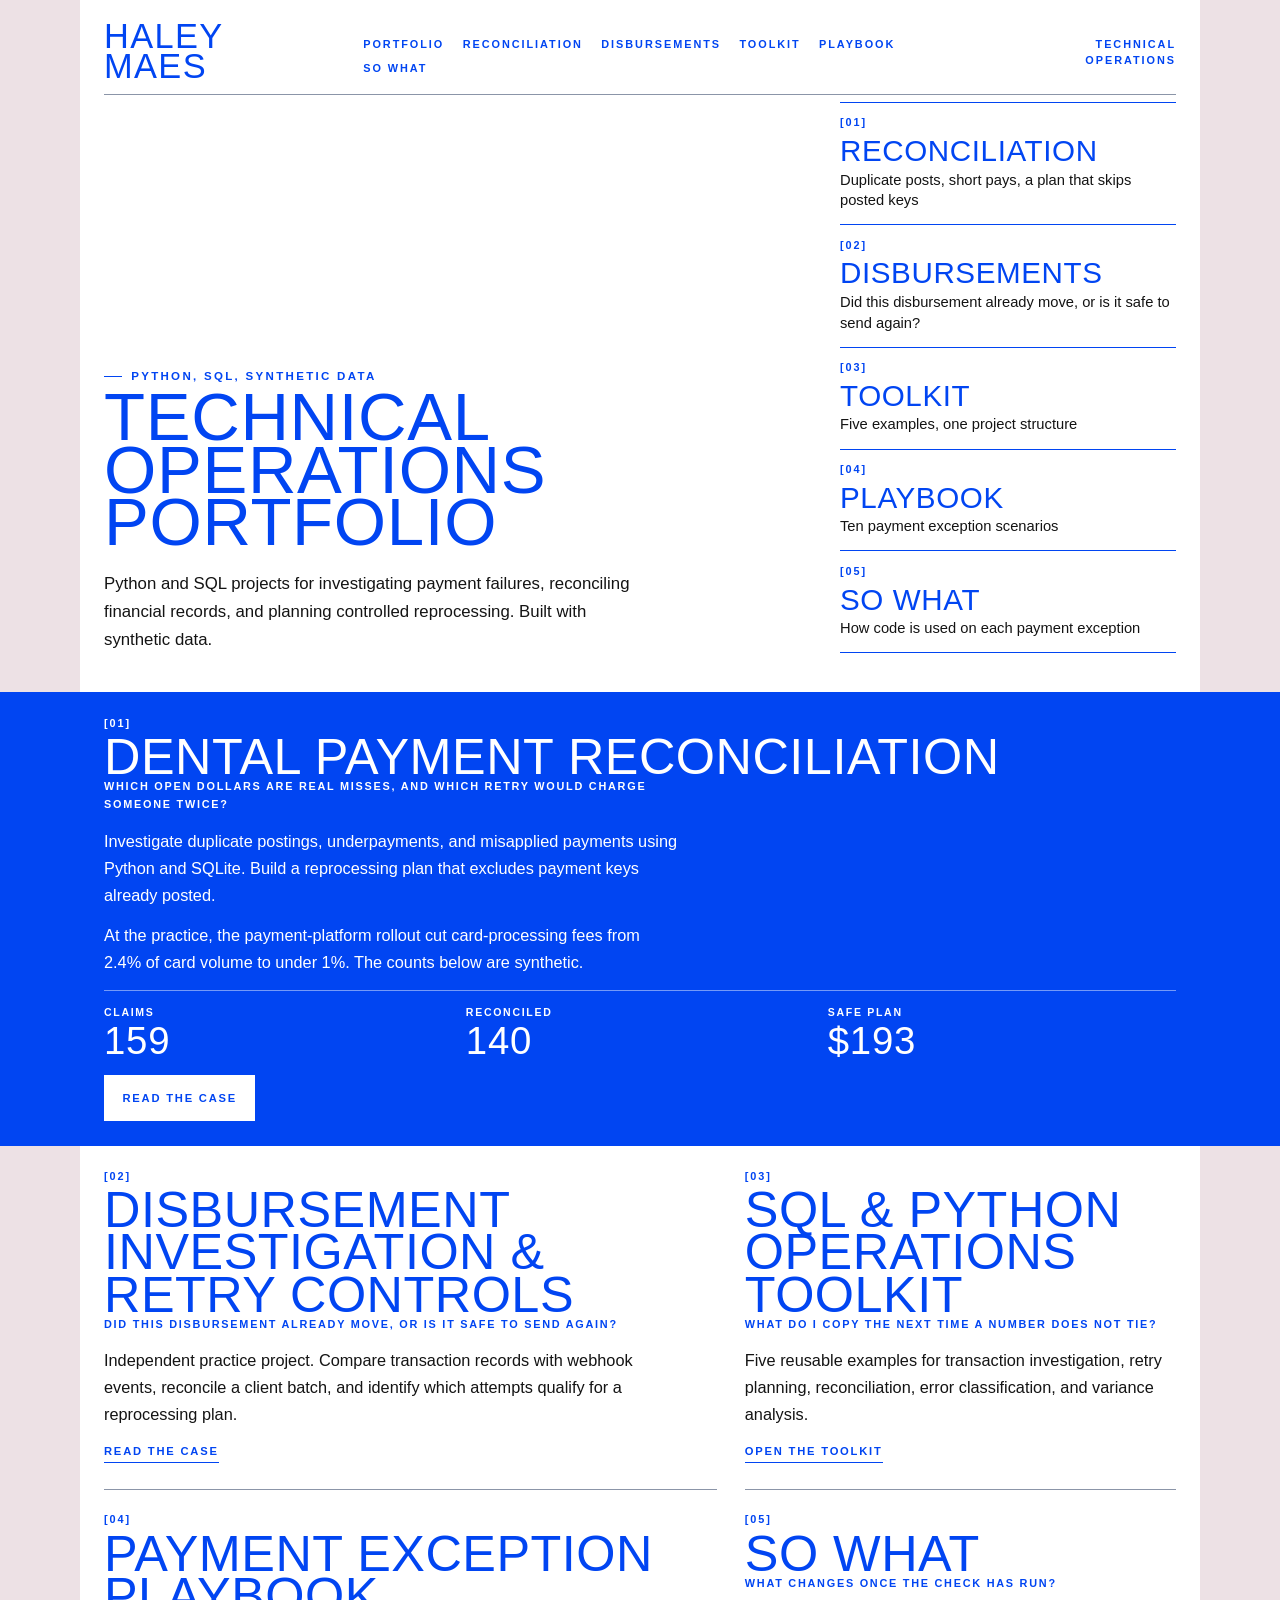
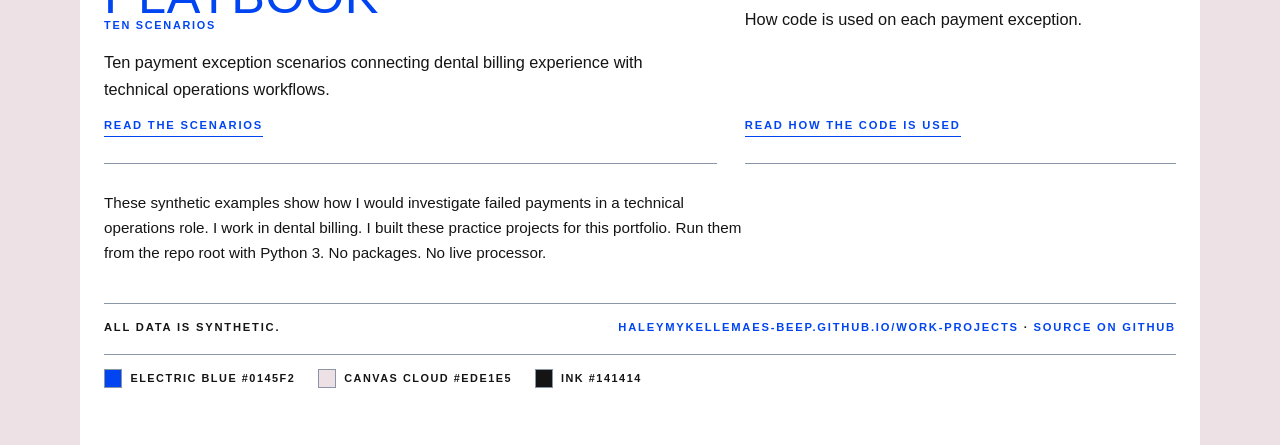
<file: index.html>
<!DOCTYPE html>
<html lang="en">
<head>
  <meta charset="utf-8">
  <meta name="viewport" content="width=device-width, initial-scale=1">
  <title>Technical Operations Portfolio — Haley Maes</title>
  <meta name="description" content="Python and SQL projects for investigating payment failures, reconciling financial records, and planning controlled reprocessing. Built with synthetic data.">
  <link rel="stylesheet" href="styles.css?v=4">
</head>
<body>
  <div class="sheet">
    <header class="mast">
      <a class="name" href="index.html">Haley Maes</a>
      <nav aria-label="Sections">
        <a href="index.html">Portfolio</a>
        <a href="payment-exceptions.html">Reconciliation</a>
        <a href="choice-ops.html">Disbursements</a>
        <a href="patterns.html">Toolkit</a>
        <a href="problems.html">Playbook</a>
        <a href="so-what.html">So what</a>
      </nav>
      <p>Technical operations</p>
    </header>

    <div class="hero">
      <div>
        <p class="eyebrow"><span class="mark" aria-hidden="true"></span>Python, SQL, synthetic data</p>
        <h1 class="cover">Technical Operations Portfolio</h1>
        <p class="deck">Python and SQL projects for investigating payment failures, reconciling financial records, and planning controlled reprocessing. Built with synthetic data.</p>
      </div>

      <nav class="toc" aria-label="Contents">
      <a href="payment-exceptions.html">
        <span class="idx">[01]</span>
        <strong>Reconciliation</strong>
        <em>Duplicate posts, short pays, a plan that skips posted keys</em>
      </a>
      <a href="choice-ops.html">
        <span class="idx">[02]</span>
        <strong>Disbursements</strong>
        <em>Did this disbursement already move, or is it safe to send again?</em>
      </a>
      <a href="patterns.html">
        <span class="idx">[03]</span>
        <strong>Toolkit</strong>
        <em>Five examples, one project structure</em>
      </a>
      <a href="problems.html">
        <span class="idx">[04]</span>
        <strong>Playbook</strong>
        <em>Ten payment exception scenarios</em>
      </a>
      <a href="so-what.html">
        <span class="idx">[05]</span>
        <strong>So what</strong>
        <em>How code is used on each payment exception</em>
      </a>
      </nav>
    </div>

    <section class="grid" aria-label="Projects">
      <article class="card feature band bleed">
        <header>
          <p class="idx">[01]</p>
          <h2><a href="payment-exceptions.html">Dental Payment Reconciliation</a></h2>
          <p class="kicker">Which open dollars are real misses, and which retry would charge someone twice?</p>
        </header>
        <p>Investigate duplicate postings, underpayments, and misapplied payments using Python and SQLite. Build a reprocessing plan that excludes payment keys already posted.</p>
        <p>At the practice, the payment-platform rollout cut card-processing fees from 2.4% of card volume to under 1%. The counts below are synthetic.</p>
        <div class="push">
          <dl class="stats">
            <div><dt>Claims</dt><dd>159</dd></div>
            <div><dt>Reconciled</dt><dd>140</dd></div>
            <div><dt>Safe plan</dt><dd>$193</dd></div>
          </dl>
          <a class="btn primary" href="payment-exceptions.html">Read the case</a>
        </div>
      </article>

      <article class="card">
        <header>
          <p class="idx">[02]</p>
          <h2><a href="choice-ops.html">Disbursement Investigation &amp; Retry Controls</a></h2>
          <p class="kicker">Did this disbursement already move, or is it safe to send again?</p>
        </header>
        <p>Independent practice project. Compare transaction records with webhook events, reconcile a client batch, and identify which attempts qualify for a reprocessing plan.</p>
        <div class="push">
          <a class="btn" href="choice-ops.html">Read the case</a>
        </div>
      </article>

      <article class="card">
        <header>
          <p class="idx">[03]</p>
          <h2><a href="patterns.html">SQL &amp; Python Operations Toolkit</a></h2>
          <p class="kicker">What do I copy the next time a number does not tie?</p>
        </header>
        <p>Five reusable examples for transaction investigation, retry planning, reconciliation, error classification, and variance analysis.</p>
        <div class="push">
          <a class="btn" href="patterns.html">Open the toolkit</a>
        </div>
      </article>

      <article class="card">
        <header>
          <p class="idx">[04]</p>
          <h2><a href="problems.html">Payment Exception Playbook</a></h2>
          <p class="kicker">Ten scenarios</p>
        </header>
        <p>Ten payment exception scenarios connecting dental billing experience with technical operations workflows.</p>
        <div class="push">
          <a class="btn" href="problems.html">Read the scenarios</a>
        </div>
      </article>

      <article class="card">
        <header>
          <p class="idx">[05]</p>
          <h2><a href="so-what.html">So what</a></h2>
          <p class="kicker">What changes once the check has run?</p>
        </header>
        <p>How code is used on each payment exception.</p>
        <div class="push">
          <a class="btn" href="so-what.html">Read how the code is used</a>
        </div>
      </article>
    </section>

    <p class="note">These synthetic examples show how I would investigate failed payments in a technical operations role. I work in dental billing. I built these practice projects for this portfolio. Run them from the repo root with Python 3. No packages. No live processor.</p>

    <footer class="site-foot">
      <p>All data is synthetic.</p>
      <p>
        <a href="https://haleymykellemaes-beep.github.io/work-projects/">haleymykellemaes-beep.github.io/work-projects</a>
        ·
        <a href="https://github.com/haleymykellemaes-beep/work-projects">Source on GitHub</a>
      </p>
    </footer>
    <ul class="swatches" aria-label="Palette">
      <li><span class="chip" style="background:#0145F2"></span>Electric blue #0145F2</li>
      <li><span class="chip" style="background:#EDE1E5"></span>Canvas cloud #EDE1E5</li>
      <li><span class="chip" style="background:#141414"></span>Ink #141414</li>
    </ul>
  </div>
</body>
</html>
</file>
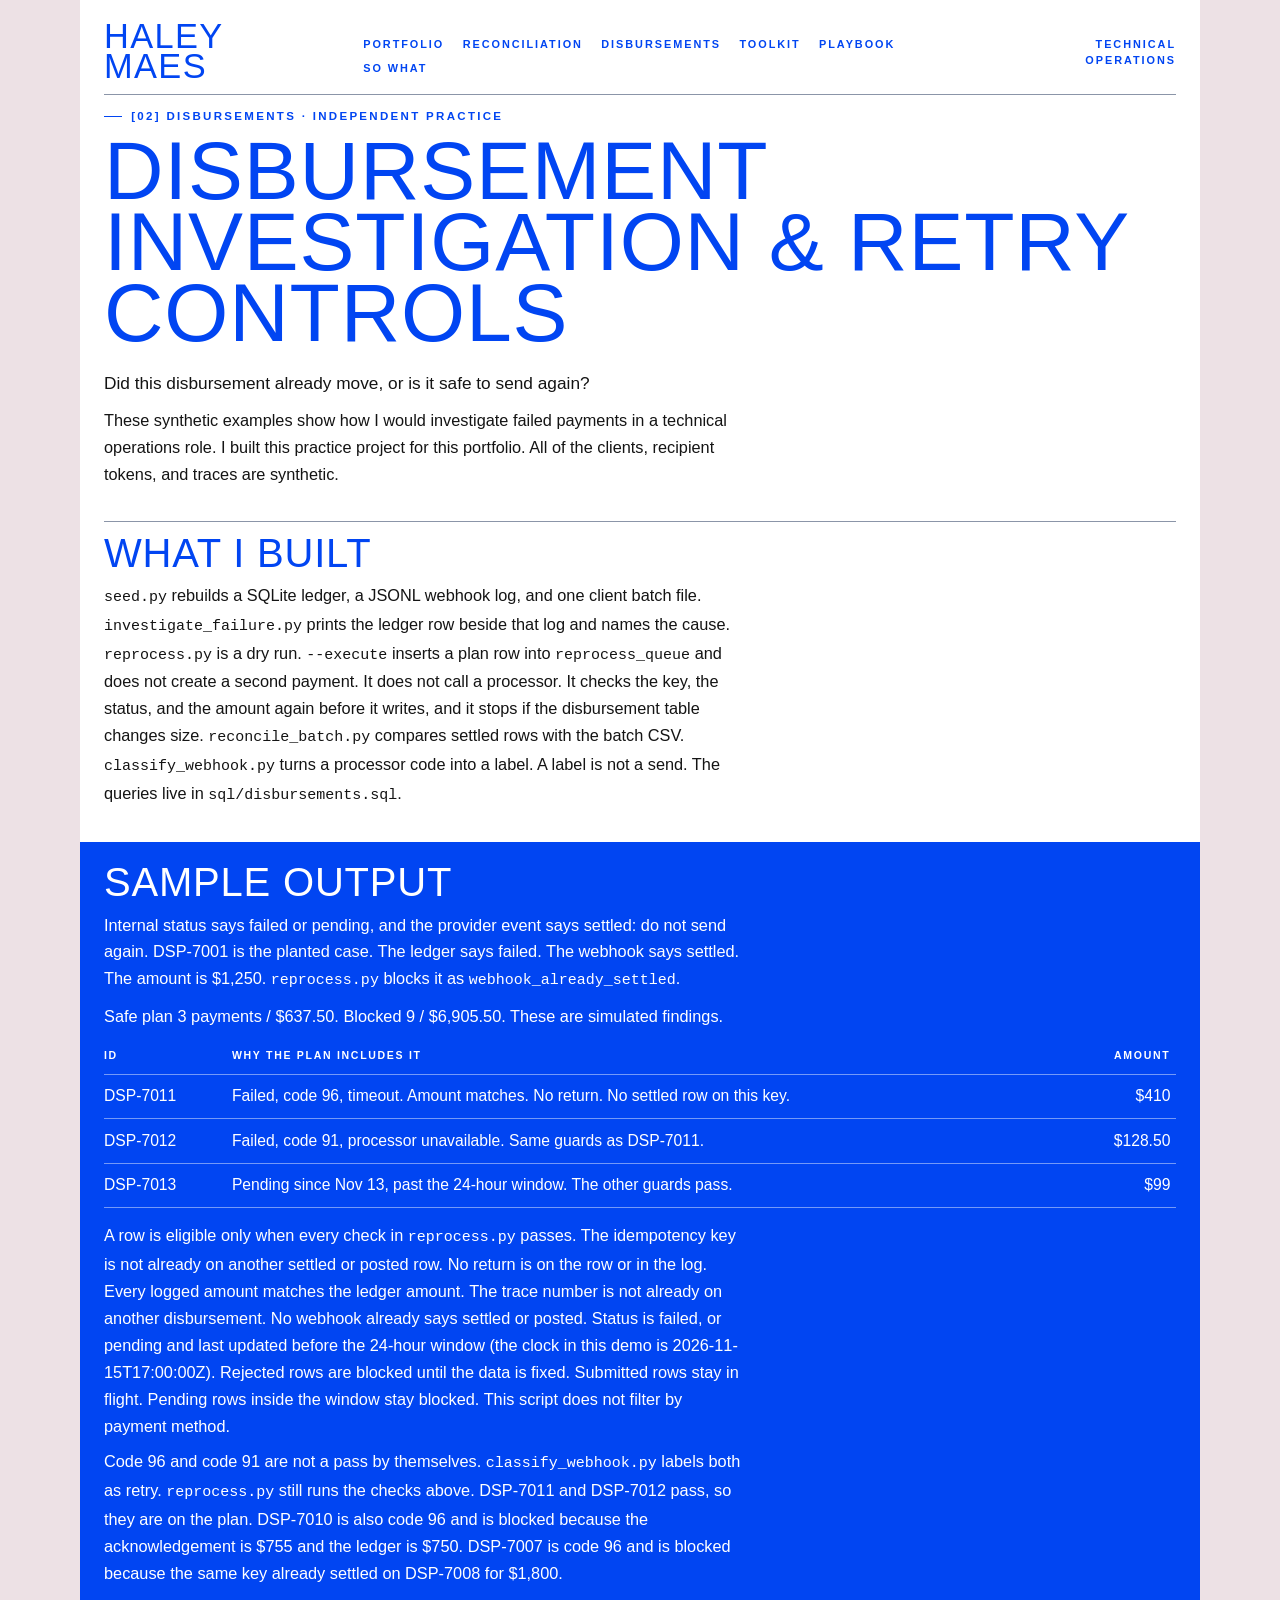
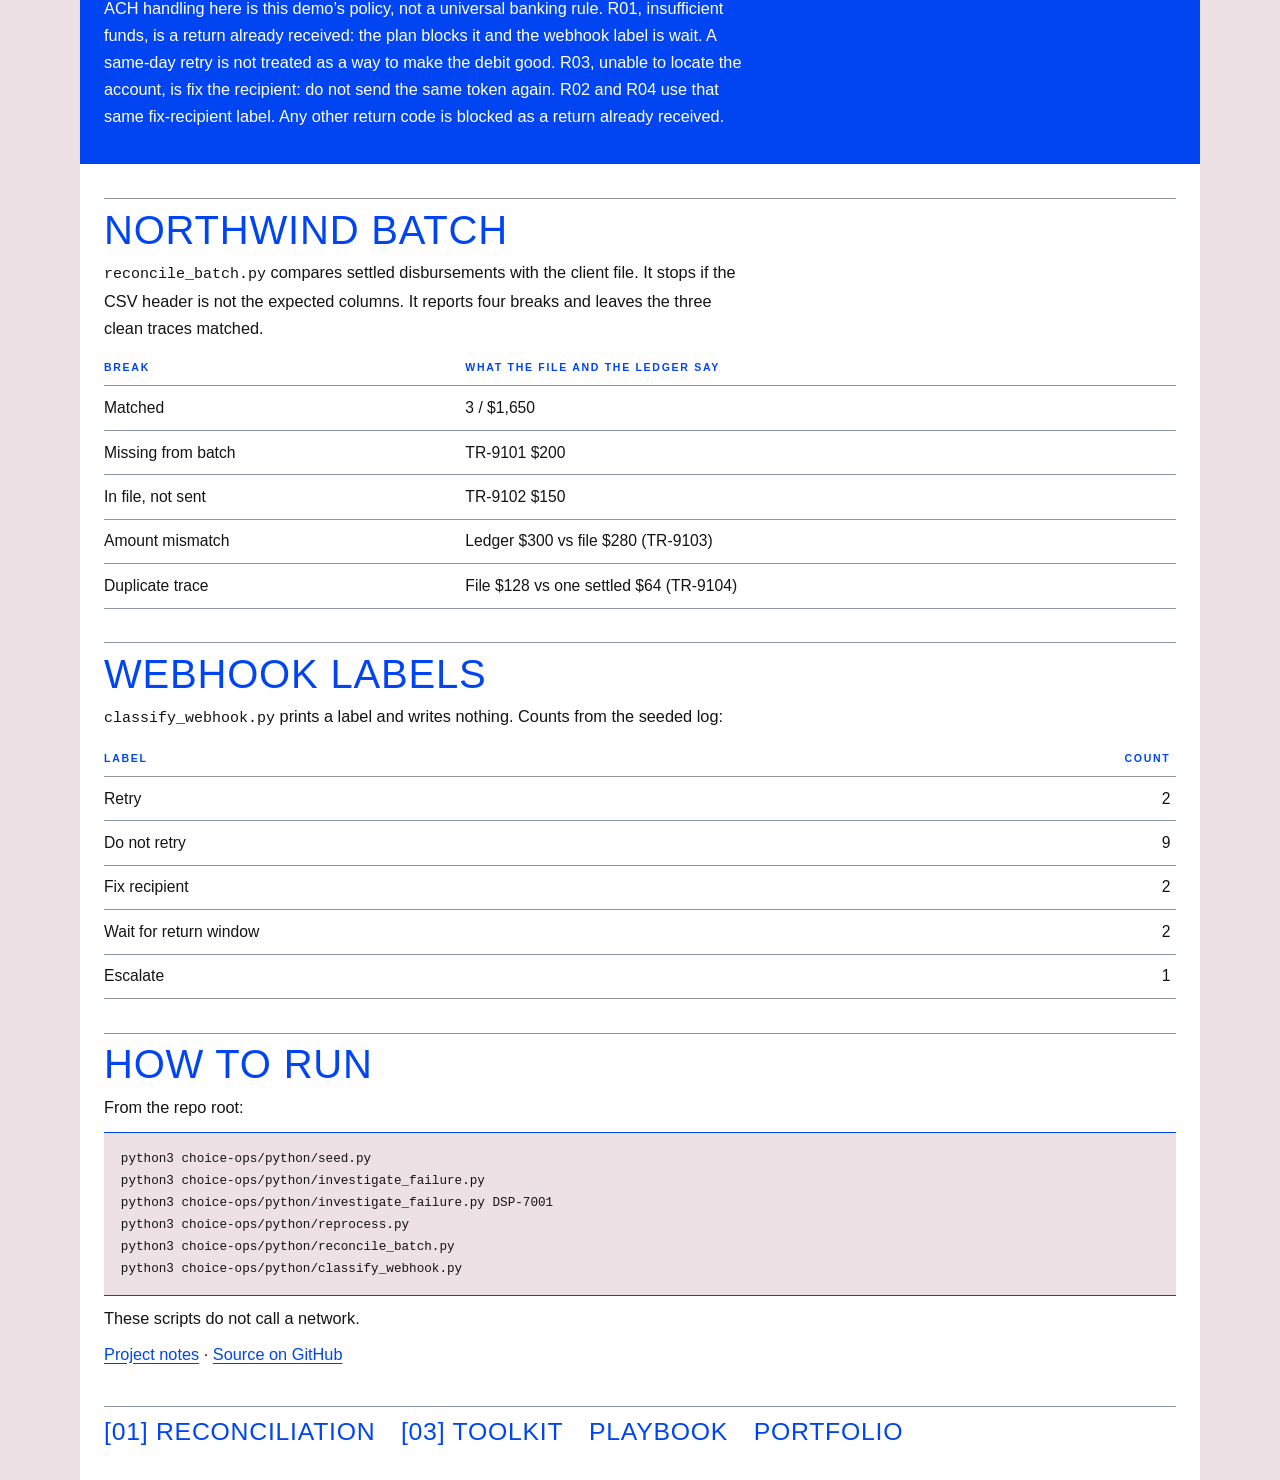
<file: choice-ops.html>
<!DOCTYPE html>
<html lang="en">
<head>
  <meta charset="utf-8">
  <meta name="viewport" content="width=device-width, initial-scale=1">
  <title>Disbursement Investigation &amp; Retry Controls — Haley Maes</title>
  <meta name="description" content="Independent practice project. Compare transaction records with webhook events, reconcile a client batch, and identify which attempts qualify for a reprocessing plan. Synthetic data.">
  <link rel="stylesheet" href="styles.css?v=4">
</head>
<body>
  <div class="sheet">
    <header class="mast">
      <a class="name" href="index.html">Haley Maes</a>
      <nav aria-label="Sections">
        <a href="index.html">Portfolio</a>
        <a href="payment-exceptions.html">Reconciliation</a>
        <a href="choice-ops.html">Disbursements</a>
        <a href="patterns.html">Toolkit</a>
        <a href="problems.html">Playbook</a>
        <a href="so-what.html">So what</a>
      </nav>
      <p>Technical operations</p>
    </header>

    <main class="case">
      <p class="eyebrow"><span class="mark" aria-hidden="true"></span>[02] Disbursements · independent practice</p>
      <h1 class="question">Disbursement Investigation &amp; Retry Controls</h1>
      <p class="lede">Did this disbursement already move, or is it safe to send again?</p>
      <p>These synthetic examples show how I would investigate failed payments in a technical operations role. I built this practice project for this portfolio. All of the clients, recipient tokens, and traces are synthetic.</p>

      <h2>What I built</h2>
      <p><code>seed.py</code> rebuilds a SQLite ledger, a JSONL webhook log, and one client batch file. <code>investigate_failure.py</code> prints the ledger row beside that log and names the cause. <code>reprocess.py</code> is a dry run. <code>--execute</code> inserts a plan row into <code>reprocess_queue</code> and does not create a second payment. It does not call a processor. It checks the key, the status, and the amount again before it writes, and it stops if the disbursement table changes size. <code>reconcile_batch.py</code> compares settled rows with the batch CSV. <code>classify_webhook.py</code> turns a processor code into a label. A label is not a send. The queries live in <code>sql/disbursements.sql</code>.</p>

      <section class="band">
      <h2>Sample output</h2>
      <p>Internal status says failed or pending, and the provider event says settled: do not send again. DSP-7001 is the planted case. The ledger says failed. The webhook says settled. The amount is $1,250. <code>reprocess.py</code> blocks it as <code>webhook_already_settled</code>.</p>
      <p>Safe plan 3 payments / $637.50. Blocked 9 / $6,905.50. These are simulated findings.</p>
      <div class="table-wrap">
        <table>
          <thead>
            <tr><th>Id</th><th>Why the plan includes it</th><th class="num">Amount</th></tr>
          </thead>
          <tbody>
            <tr><td>DSP-7011</td><td>Failed, code 96, timeout. Amount matches. No return. No settled row on this key.</td><td class="num">$410</td></tr>
            <tr><td>DSP-7012</td><td>Failed, code 91, processor unavailable. Same guards as DSP-7011.</td><td class="num">$128.50</td></tr>
            <tr><td>DSP-7013</td><td>Pending since Nov 13, past the 24-hour window. The other guards pass.</td><td class="num">$99</td></tr>
          </tbody>
        </table>
      </div>
      <p>A row is eligible only when every check in <code>reprocess.py</code> passes. The idempotency key is not already on another settled or posted row. No return is on the row or in the log. Every logged amount matches the ledger amount. The trace number is not already on another disbursement. No webhook already says settled or posted. Status is failed, or pending and last updated before the 24-hour window (the clock in this demo is 2026-11-15T17:00:00Z). Rejected rows are blocked until the data is fixed. Submitted rows stay in flight. Pending rows inside the window stay blocked. This script does not filter by payment method.</p>
      <p>Code 96 and code 91 are not a pass by themselves. <code>classify_webhook.py</code> labels both as retry. <code>reprocess.py</code> still runs the checks above. DSP-7011 and DSP-7012 pass, so they are on the plan. DSP-7010 is also code 96 and is blocked because the acknowledgement is $755 and the ledger is $750. DSP-7007 is code 96 and is blocked because the same key already settled on DSP-7008 for $1,800.</p>
      <p>ACH handling here is this demo’s policy, not a universal banking rule. R01, insufficient funds, is a return already received: the plan blocks it and the webhook label is wait. A same-day retry is not treated as a way to make the debit good. R03, unable to locate the account, is fix the recipient: do not send the same token again. R02 and R04 use that same fix-recipient label. Any other return code is blocked as a return already received.</p>
      </section>

      <h2>Northwind batch</h2>
      <p><code>reconcile_batch.py</code> compares settled disbursements with the client file. It stops if the CSV header is not the expected columns. It reports four breaks and leaves the three clean traces matched.</p>
      <div class="table-wrap">
        <table>
          <thead>
            <tr><th>Break</th><th>What the file and the ledger say</th></tr>
          </thead>
          <tbody>
            <tr><td>Matched</td><td>3 / $1,650</td></tr>
            <tr><td>Missing from batch</td><td>TR-9101 $200</td></tr>
            <tr><td>In file, not sent</td><td>TR-9102 $150</td></tr>
            <tr><td>Amount mismatch</td><td>Ledger $300 vs file $280 (TR-9103)</td></tr>
            <tr><td>Duplicate trace</td><td>File $128 vs one settled $64 (TR-9104)</td></tr>
          </tbody>
        </table>
      </div>

      <h2>Webhook labels</h2>
      <p><code>classify_webhook.py</code> prints a label and writes nothing. Counts from the seeded log:</p>
      <div class="table-wrap">
        <table>
          <thead>
            <tr><th>Label</th><th class="num">Count</th></tr>
          </thead>
          <tbody>
            <tr><td>Retry</td><td class="num">2</td></tr>
            <tr><td>Do not retry</td><td class="num">9</td></tr>
            <tr><td>Fix recipient</td><td class="num">2</td></tr>
            <tr><td>Wait for return window</td><td class="num">2</td></tr>
            <tr><td>Escalate</td><td class="num">1</td></tr>
          </tbody>
        </table>
      </div>

      <h2>How to run</h2>
      <p>From the repo root:</p>
      <pre><code>python3 choice-ops/python/seed.py
python3 choice-ops/python/investigate_failure.py
python3 choice-ops/python/investigate_failure.py DSP-7001
python3 choice-ops/python/reprocess.py
python3 choice-ops/python/reconcile_batch.py
python3 choice-ops/python/classify_webhook.py</code></pre>
      <p>These scripts do not call a network.</p>
      <p><a href="choice-ops/README.md">Project notes</a> · <a href="https://github.com/haleymykellemaes-beep/work-projects/tree/main/choice-ops">Source on GitHub</a></p>

      <nav class="pager" aria-label="More">
        <a href="payment-exceptions.html">[01] Reconciliation</a>
        <a href="patterns.html">[03] Toolkit</a>
        <a href="problems.html">Playbook</a>
        <a href="index.html">Portfolio</a>
      </nav>
    </main>
  </div>
</body>
</html>
</file>
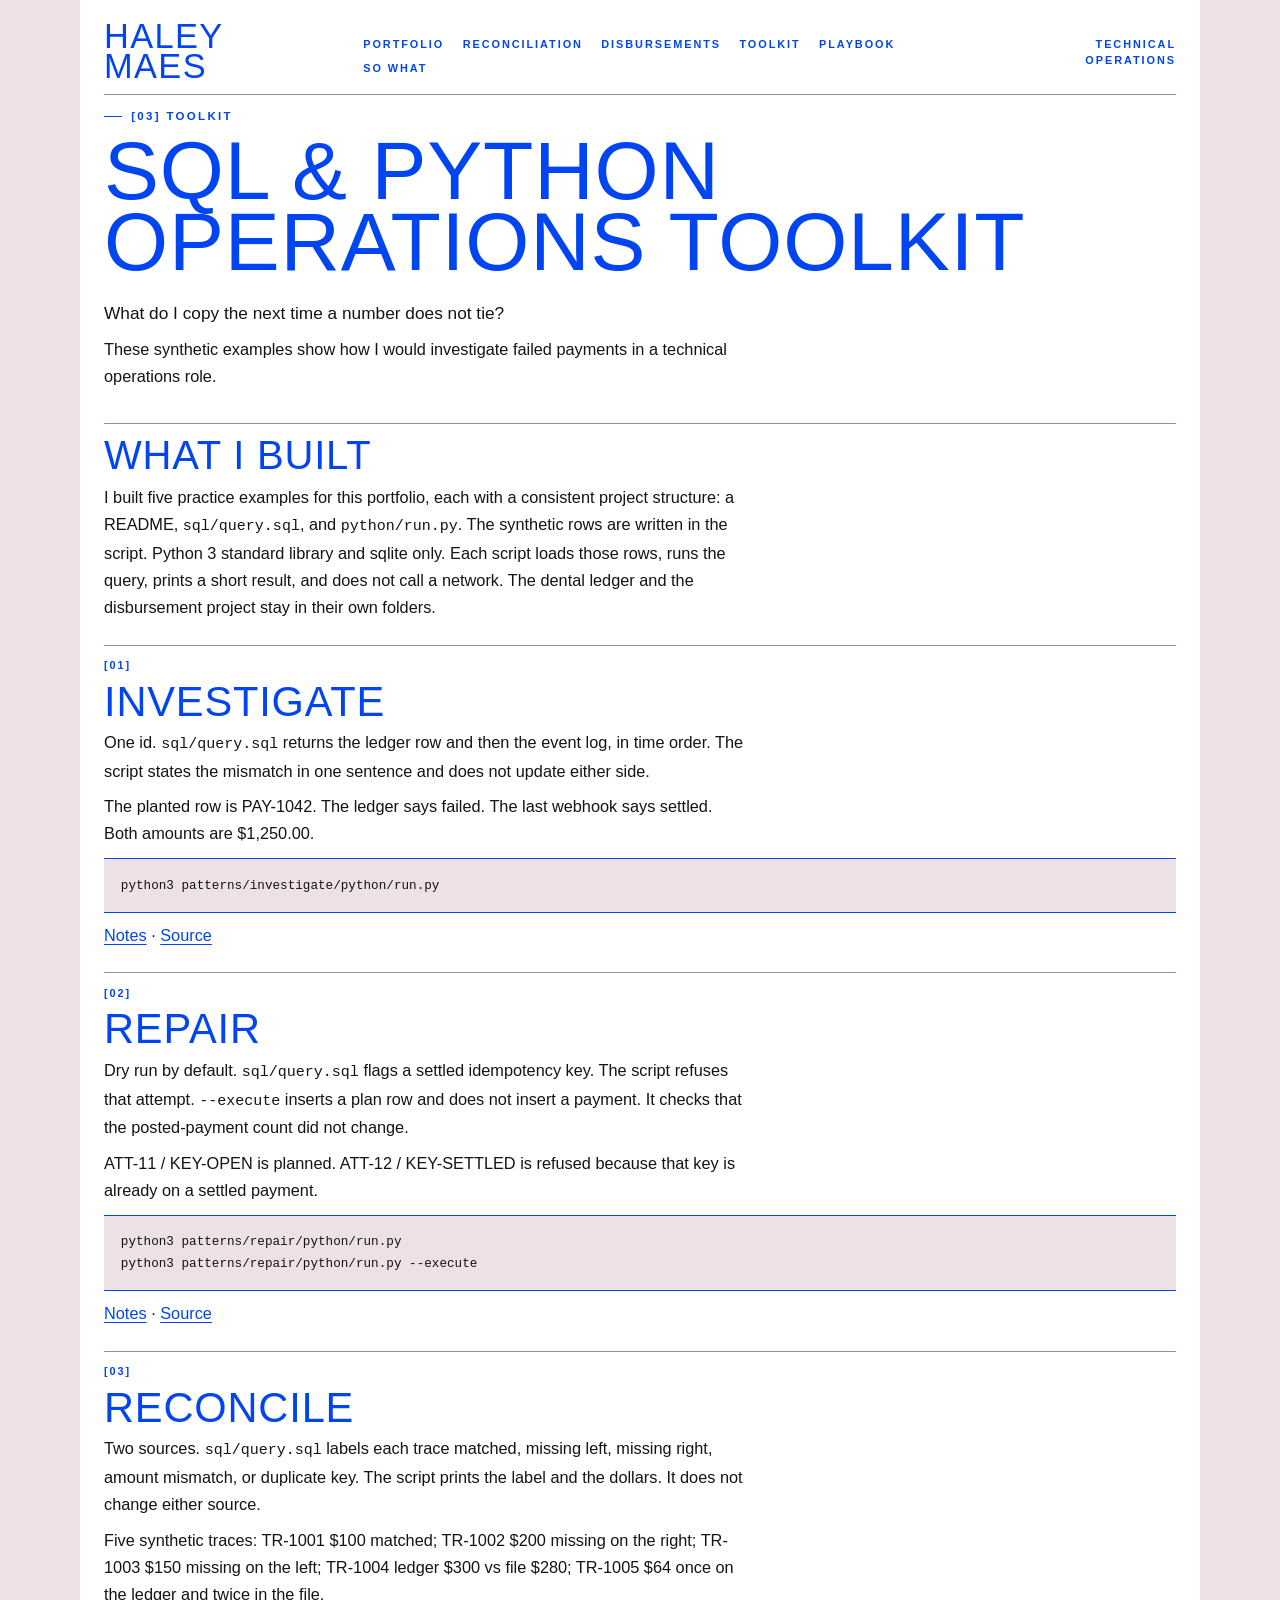
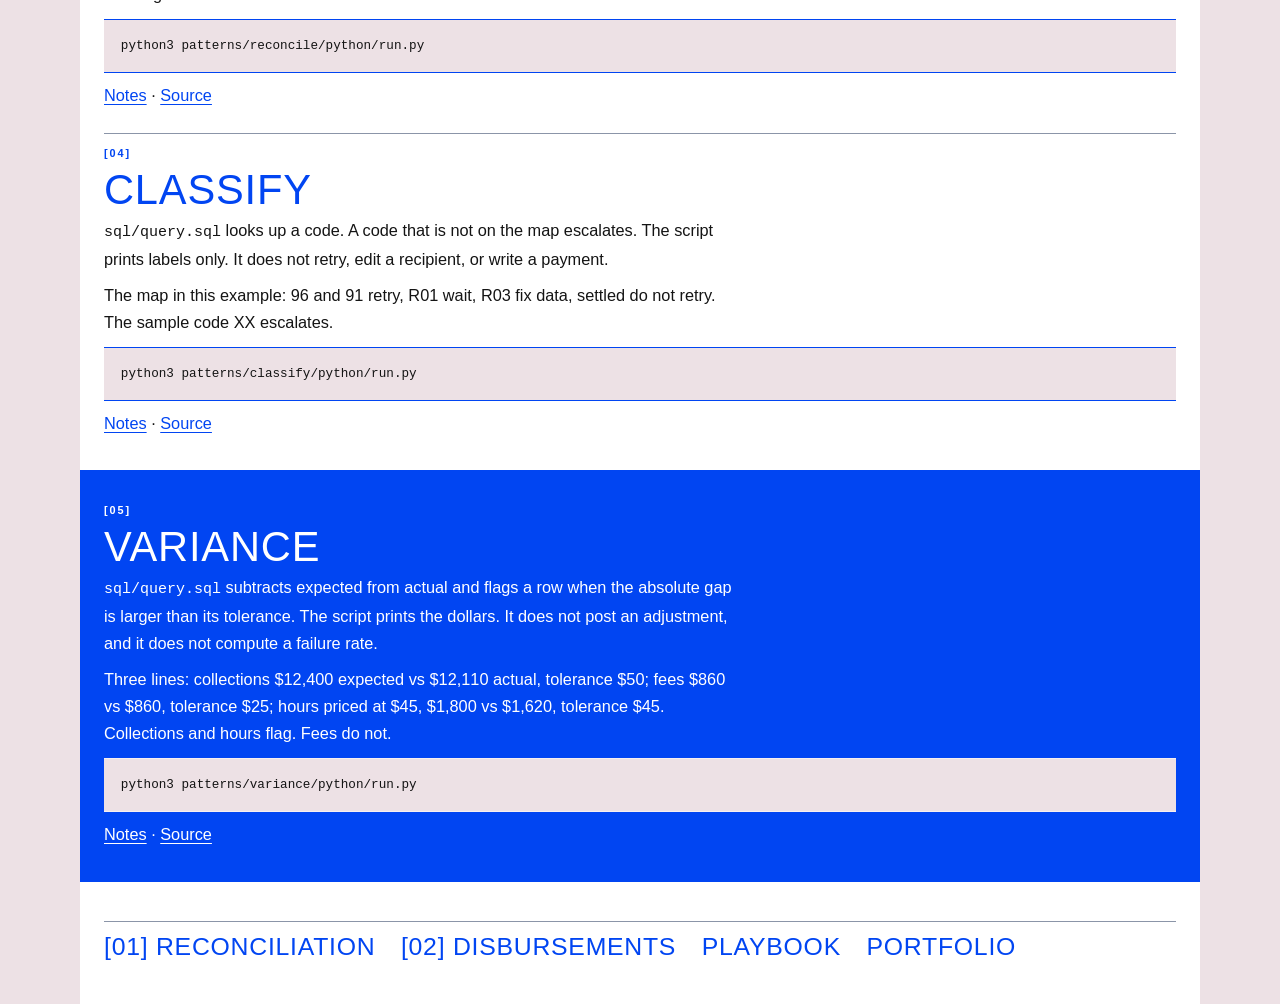
<file: patterns.html>
<!DOCTYPE html>
<html lang="en">
<head>
  <meta charset="utf-8">
  <meta name="viewport" content="width=device-width, initial-scale=1">
  <title>SQL &amp; Python Operations Toolkit — Haley Maes</title>
  <meta name="description" content="Five reusable Python and SQL examples for transaction investigation, retry planning, reconciliation, error classification, and variance analysis. Synthetic rows.">
  <link rel="stylesheet" href="styles.css?v=4">
</head>
<body>
  <div class="sheet">
    <header class="mast">
      <a class="name" href="index.html">Haley Maes</a>
      <nav aria-label="Sections">
        <a href="index.html">Portfolio</a>
        <a href="payment-exceptions.html">Reconciliation</a>
        <a href="choice-ops.html">Disbursements</a>
        <a href="patterns.html">Toolkit</a>
        <a href="problems.html">Playbook</a>
        <a href="so-what.html">So what</a>
      </nav>
      <p>Technical operations</p>
    </header>

    <main class="case">
      <p class="eyebrow"><span class="mark" aria-hidden="true"></span>[03] Toolkit</p>
      <h1 class="question">SQL &amp; Python Operations Toolkit</h1>
      <p class="lede">What do I copy the next time a number does not tie?</p>
      <p>These synthetic examples show how I would investigate failed payments in a technical operations role.</p>

      <h2>What I built</h2>
      <p>I built five practice examples for this portfolio, each with a consistent project structure: a README, <code>sql/query.sql</code>, and <code>python/run.py</code>. The synthetic rows are written in the script. Python 3 standard library and sqlite only. Each script loads those rows, runs the query, prints a short result, and does not call a network. The dental ledger and the disbursement project stay in their own folders.</p>

      <section class="pattern" id="investigate">
        <p class="idx">[01]</p>
        <h3>Investigate</h3>
        <p>One id. <code>sql/query.sql</code> returns the ledger row and then the event log, in time order. The script states the mismatch in one sentence and does not update either side.</p>
        <p>The planted row is PAY-1042. The ledger says failed. The last webhook says settled. Both amounts are $1,250.00.</p>
        <pre><code>python3 patterns/investigate/python/run.py</code></pre>
        <p><a href="patterns/investigate/README.md">Notes</a> · <a href="https://github.com/haleymykellemaes-beep/work-projects/tree/main/patterns/investigate">Source</a></p>
      </section>

      <section class="pattern" id="repair">
        <p class="idx">[02]</p>
        <h3>Repair</h3>
        <p>Dry run by default. <code>sql/query.sql</code> flags a settled idempotency key. The script refuses that attempt. <code>--execute</code> inserts a plan row and does not insert a payment. It checks that the posted-payment count did not change.</p>
        <p>ATT-11 / KEY-OPEN is planned. ATT-12 / KEY-SETTLED is refused because that key is already on a settled payment.</p>
        <pre><code>python3 patterns/repair/python/run.py
python3 patterns/repair/python/run.py --execute</code></pre>
        <p><a href="patterns/repair/README.md">Notes</a> · <a href="https://github.com/haleymykellemaes-beep/work-projects/tree/main/patterns/repair">Source</a></p>
      </section>

      <section class="pattern" id="reconcile">
        <p class="idx">[03]</p>
        <h3>Reconcile</h3>
        <p>Two sources. <code>sql/query.sql</code> labels each trace matched, missing left, missing right, amount mismatch, or duplicate key. The script prints the label and the dollars. It does not change either source.</p>
        <p>Five synthetic traces: TR-1001 $100 matched; TR-1002 $200 missing on the right; TR-1003 $150 missing on the left; TR-1004 ledger $300 vs file $280; TR-1005 $64 once on the ledger and twice in the file.</p>
        <pre><code>python3 patterns/reconcile/python/run.py</code></pre>
        <p><a href="patterns/reconcile/README.md">Notes</a> · <a href="https://github.com/haleymykellemaes-beep/work-projects/tree/main/patterns/reconcile">Source</a></p>
      </section>

      <section class="pattern" id="classify">
        <p class="idx">[04]</p>
        <h3>Classify</h3>
        <p><code>sql/query.sql</code> looks up a code. A code that is not on the map escalates. The script prints labels only. It does not retry, edit a recipient, or write a payment.</p>
        <p>The map in this example: 96 and 91 retry, R01 wait, R03 fix data, settled do not retry. The sample code XX escalates.</p>
        <pre><code>python3 patterns/classify/python/run.py</code></pre>
        <p><a href="patterns/classify/README.md">Notes</a> · <a href="https://github.com/haleymykellemaes-beep/work-projects/tree/main/patterns/classify">Source</a></p>
      </section>

      <section class="pattern band" id="variance">
        <p class="idx">[05]</p>
        <h3>Variance</h3>
        <p><code>sql/query.sql</code> subtracts expected from actual and flags a row when the absolute gap is larger than its tolerance. The script prints the dollars. It does not post an adjustment, and it does not compute a failure rate.</p>
        <p>Three lines: collections $12,400 expected vs $12,110 actual, tolerance $50; fees $860 vs $860, tolerance $25; hours priced at $45, $1,800 vs $1,620, tolerance $45. Collections and hours flag. Fees do not.</p>
        <pre><code>python3 patterns/variance/python/run.py</code></pre>
        <p><a href="patterns/variance/README.md">Notes</a> · <a href="https://github.com/haleymykellemaes-beep/work-projects/tree/main/patterns/variance">Source</a></p>
      </section>

      <nav class="pager" aria-label="More">
        <a href="payment-exceptions.html">[01] Reconciliation</a>
        <a href="choice-ops.html">[02] Disbursements</a>
        <a href="problems.html">Playbook</a>
        <a href="index.html">Portfolio</a>
      </nav>
    </main>
  </div>
</body>
</html>
</file>
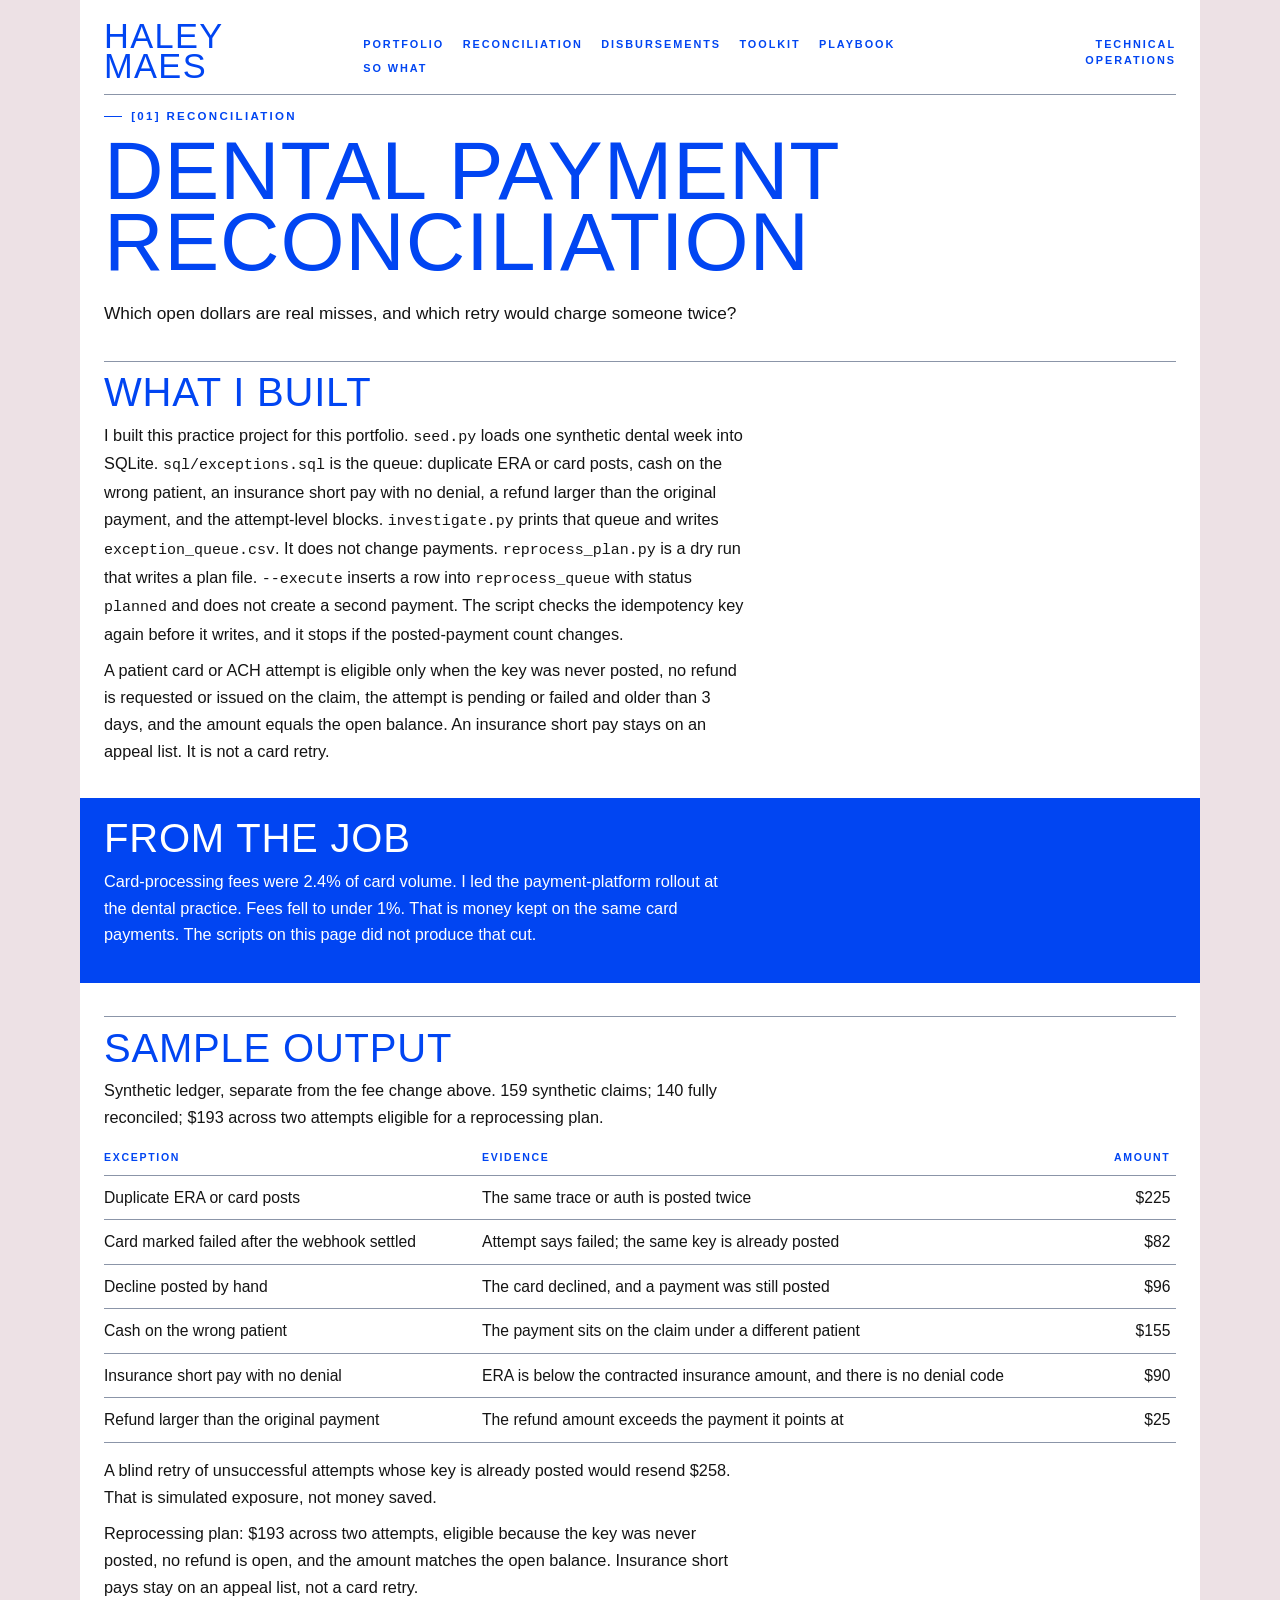
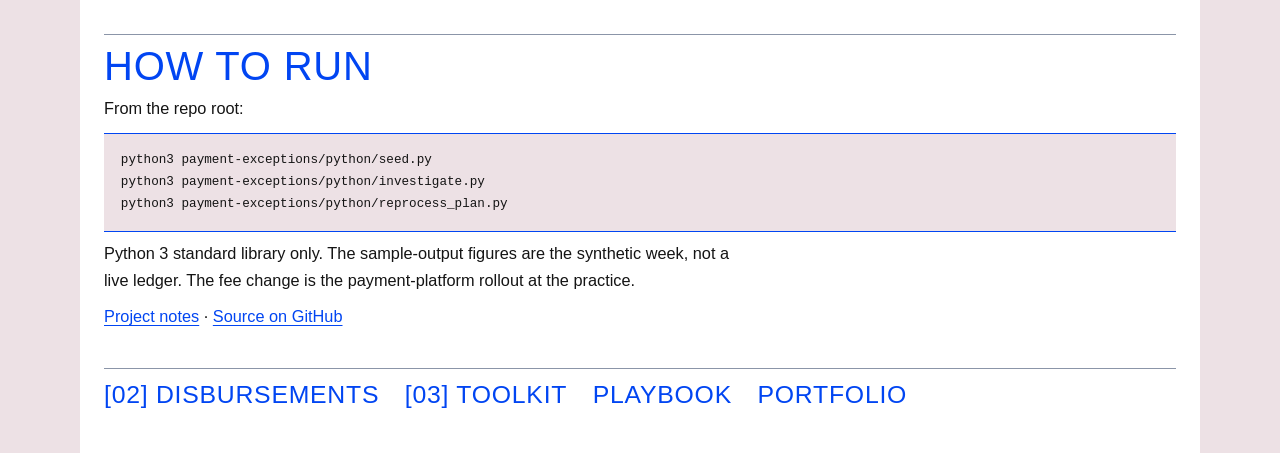
<file: payment-exceptions.html>
<!DOCTYPE html>
<html lang="en">
<head>
  <meta charset="utf-8">
  <meta name="viewport" content="width=device-width, initial-scale=1">
  <title>Dental Payment Reconciliation — Haley Maes</title>
  <meta name="description" content="Investigate duplicate postings, underpayments, and misapplied payments using Python and SQLite. The reprocessing plan excludes payment keys already posted. Synthetic data.">
  <link rel="stylesheet" href="styles.css?v=4">
</head>
<body>
  <div class="sheet">
    <header class="mast">
      <a class="name" href="index.html">Haley Maes</a>
      <nav aria-label="Sections">
        <a href="index.html">Portfolio</a>
        <a href="payment-exceptions.html">Reconciliation</a>
        <a href="choice-ops.html">Disbursements</a>
        <a href="patterns.html">Toolkit</a>
        <a href="problems.html">Playbook</a>
        <a href="so-what.html">So what</a>
      </nav>
      <p>Technical operations</p>
    </header>

    <main class="case">
      <p class="eyebrow"><span class="mark" aria-hidden="true"></span>[01] Reconciliation</p>
      <h1 class="question">Dental Payment Reconciliation</h1>
      <p class="lede">Which open dollars are real misses, and which retry would charge someone twice?</p>

      <h2>What I built</h2>
      <p>I built this practice project for this portfolio. <code>seed.py</code> loads one synthetic dental week into SQLite. <code>sql/exceptions.sql</code> is the queue: duplicate ERA or card posts, cash on the wrong patient, an insurance short pay with no denial, a refund larger than the original payment, and the attempt-level blocks. <code>investigate.py</code> prints that queue and writes <code>exception_queue.csv</code>. It does not change payments. <code>reprocess_plan.py</code> is a dry run that writes a plan file. <code>--execute</code> inserts a row into <code>reprocess_queue</code> with status <code>planned</code> and does not create a second payment. The script checks the idempotency key again before it writes, and it stops if the posted-payment count changes.</p>
      <p>A patient card or ACH attempt is eligible only when the key was never posted, no refund is requested or issued on the claim, the attempt is pending or failed and older than 3 days, and the amount equals the open balance. An insurance short pay stays on an appeal list. It is not a card retry.</p>

      <section class="band">
      <h2>From the job</h2>
      <p>Card-processing fees were 2.4% of card volume. I led the payment-platform rollout at the dental practice. Fees fell to under 1%. That is money kept on the same card payments. The scripts on this page did not produce that cut.</p>
      </section>

      <h2>Sample output</h2>
      <p>Synthetic ledger, separate from the fee change above. 159 synthetic claims; 140 fully reconciled; $193 across two attempts eligible for a reprocessing plan.</p>
      <div class="table-wrap">
        <table>
          <thead>
            <tr><th>Exception</th><th>Evidence</th><th class="num">Amount</th></tr>
          </thead>
          <tbody>
            <tr><td>Duplicate ERA or card posts</td><td>The same trace or auth is posted twice</td><td class="num">$225</td></tr>
            <tr><td>Card marked failed after the webhook settled</td><td>Attempt says failed; the same key is already posted</td><td class="num">$82</td></tr>
            <tr><td>Decline posted by hand</td><td>The card declined, and a payment was still posted</td><td class="num">$96</td></tr>
            <tr><td>Cash on the wrong patient</td><td>The payment sits on the claim under a different patient</td><td class="num">$155</td></tr>
            <tr><td>Insurance short pay with no denial</td><td>ERA is below the contracted insurance amount, and there is no denial code</td><td class="num">$90</td></tr>
            <tr><td>Refund larger than the original payment</td><td>The refund amount exceeds the payment it points at</td><td class="num">$25</td></tr>
          </tbody>
        </table>
      </div>
      <p>A blind retry of unsuccessful attempts whose key is already posted would resend $258. That is simulated exposure, not money saved.</p>
      <p>Reprocessing plan: $193 across two attempts, eligible because the key was never posted, no refund is open, and the amount matches the open balance. Insurance short pays stay on an appeal list, not a card retry.</p>

      <h2>How to run</h2>
      <p>From the repo root:</p>
      <pre><code>python3 payment-exceptions/python/seed.py
python3 payment-exceptions/python/investigate.py
python3 payment-exceptions/python/reprocess_plan.py</code></pre>
      <p>Python 3 standard library only. The sample-output figures are the synthetic week, not a live ledger. The fee change is the payment-platform rollout at the practice.</p>
      <p><a href="payment-exceptions/README.md">Project notes</a> · <a href="https://github.com/haleymykellemaes-beep/work-projects/tree/main/payment-exceptions">Source on GitHub</a></p>

      <nav class="pager" aria-label="More">
        <a href="choice-ops.html">[02] Disbursements</a>
        <a href="patterns.html">[03] Toolkit</a>
        <a href="problems.html">Playbook</a>
        <a href="index.html">Portfolio</a>
      </nav>
    </main>
  </div>
</body>
</html>
</file>
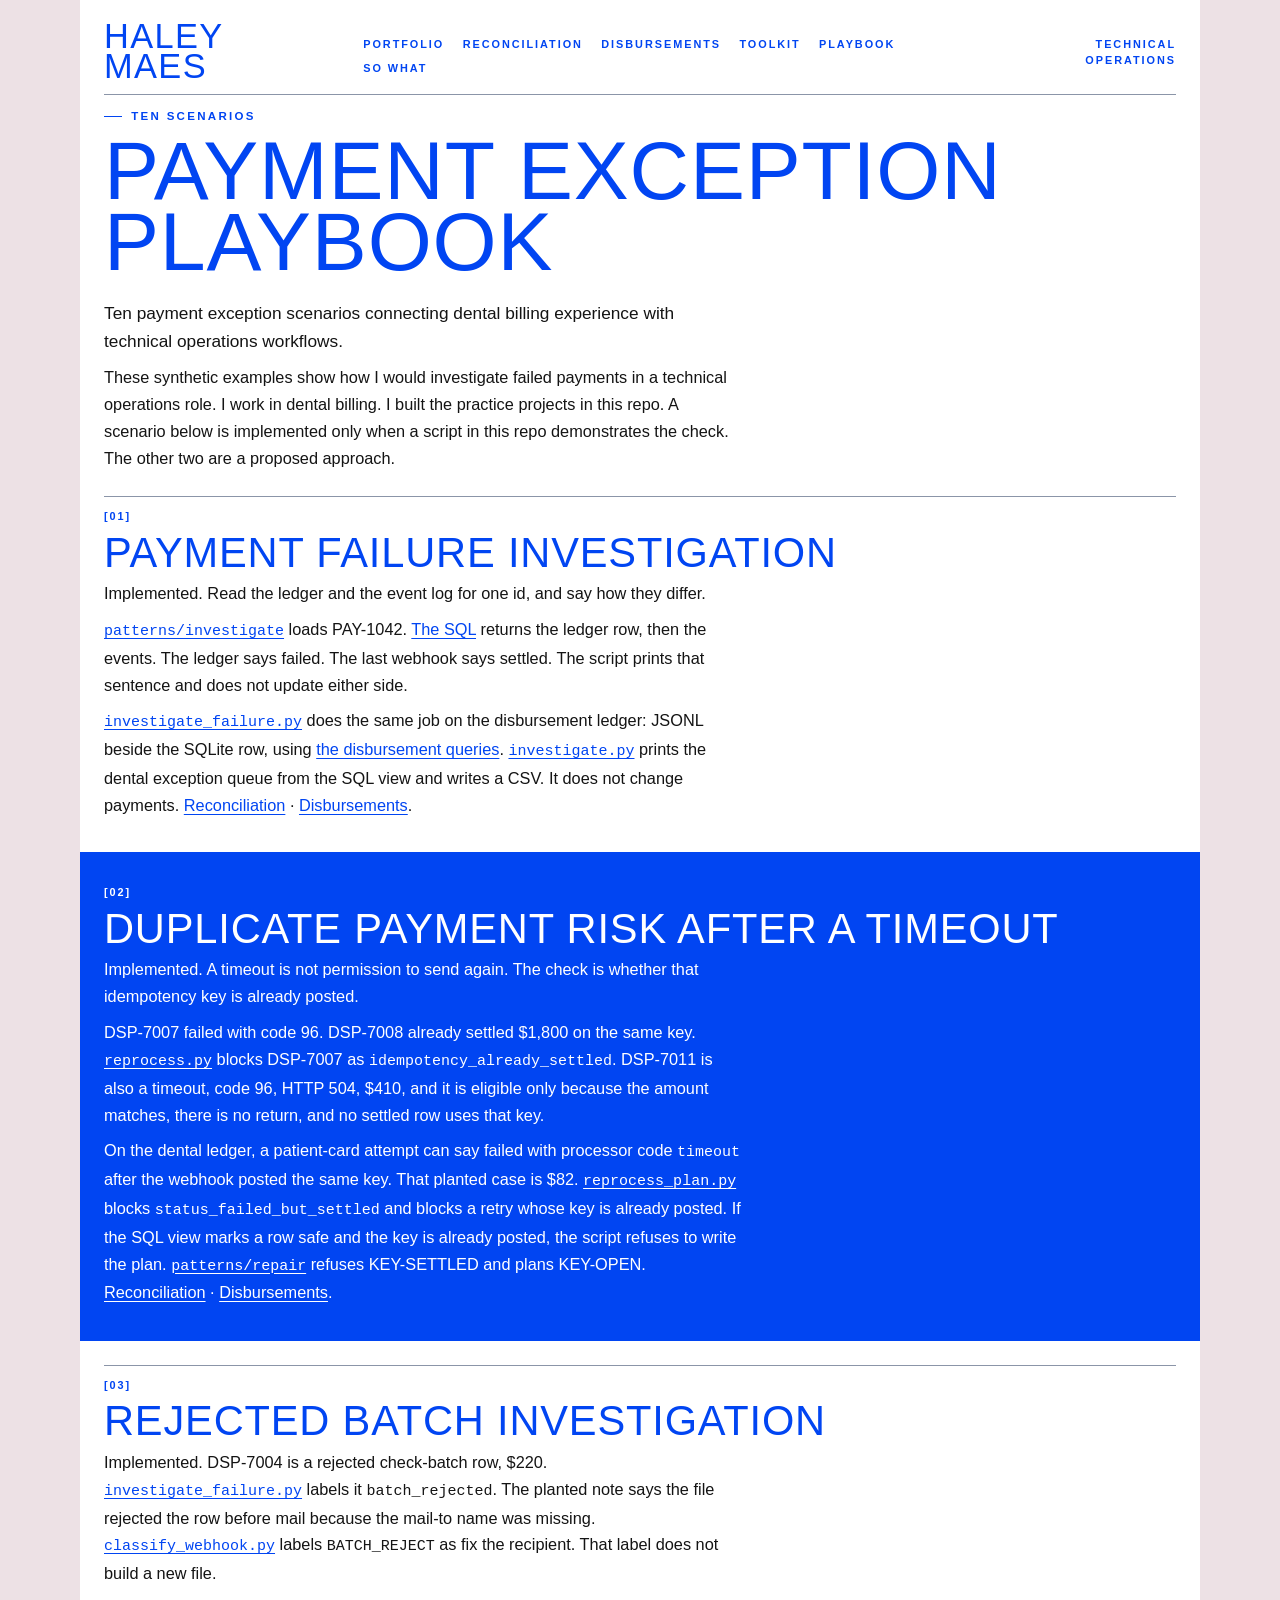
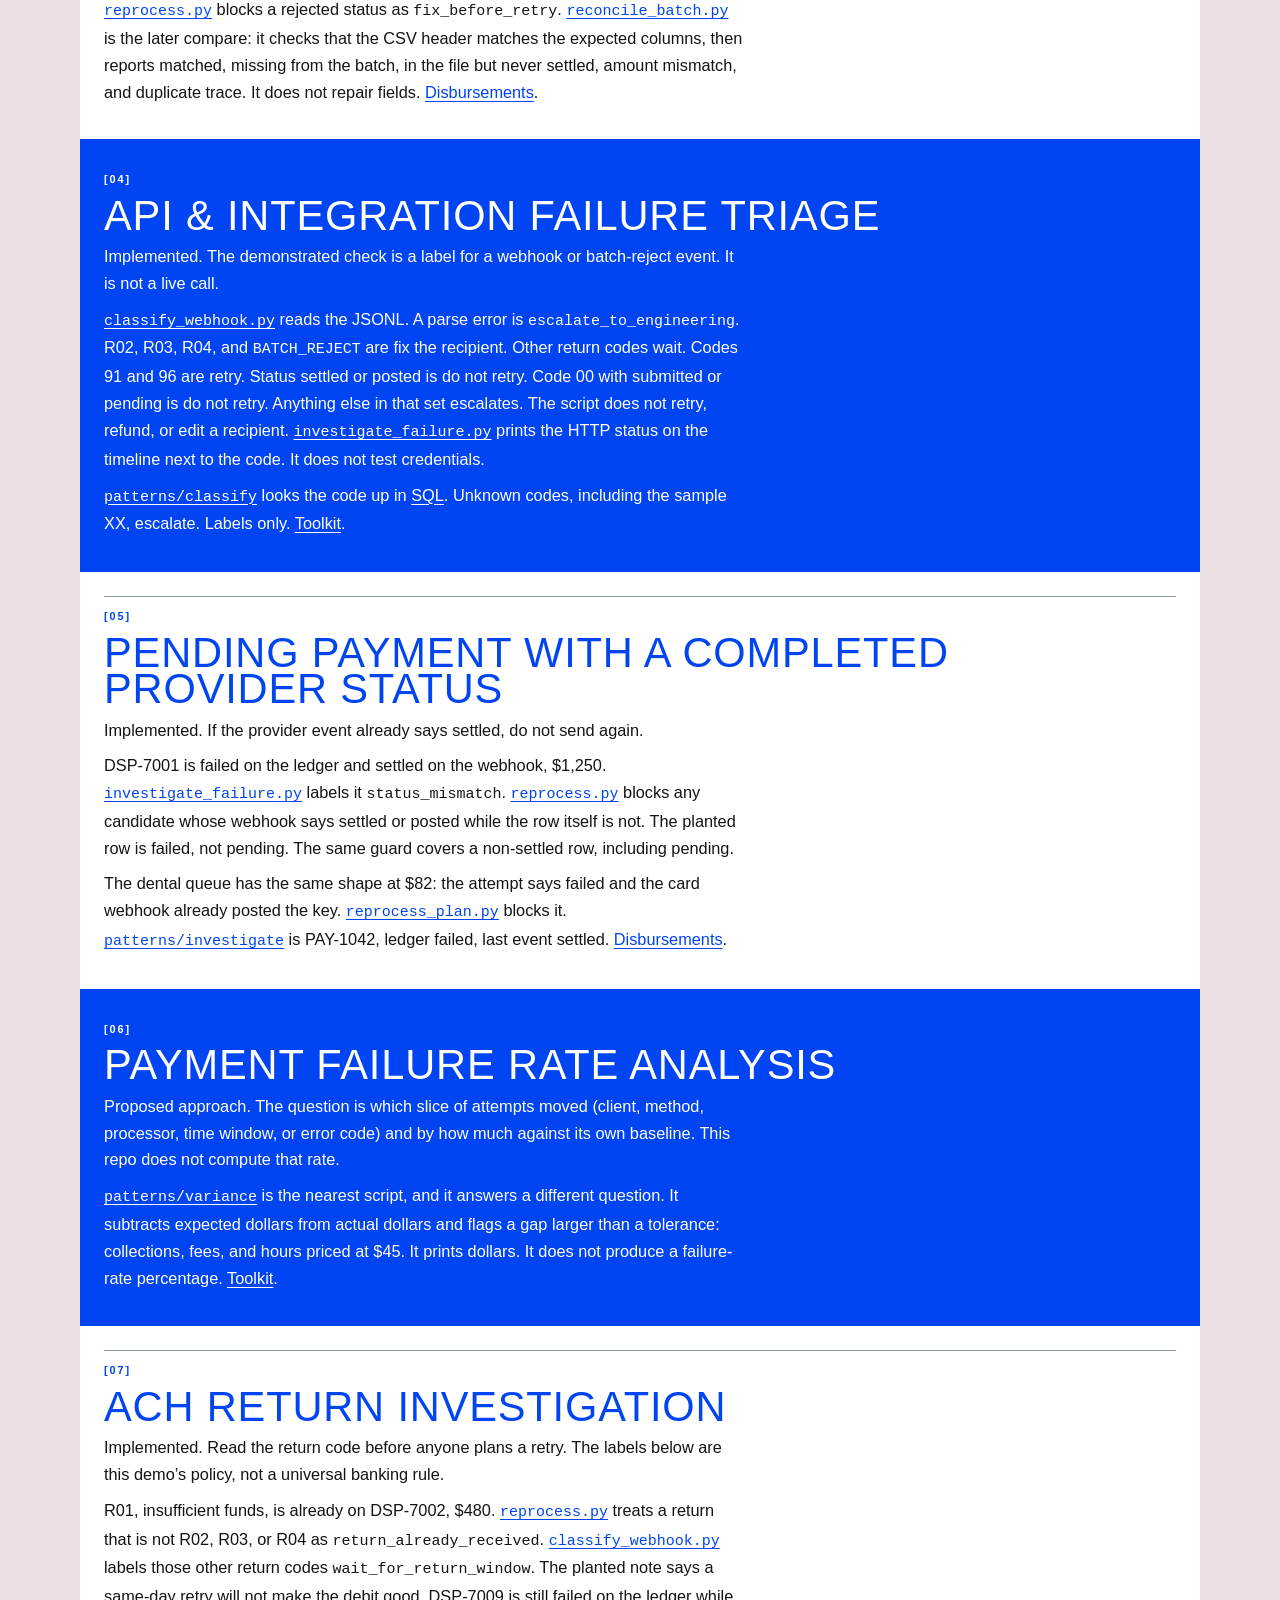
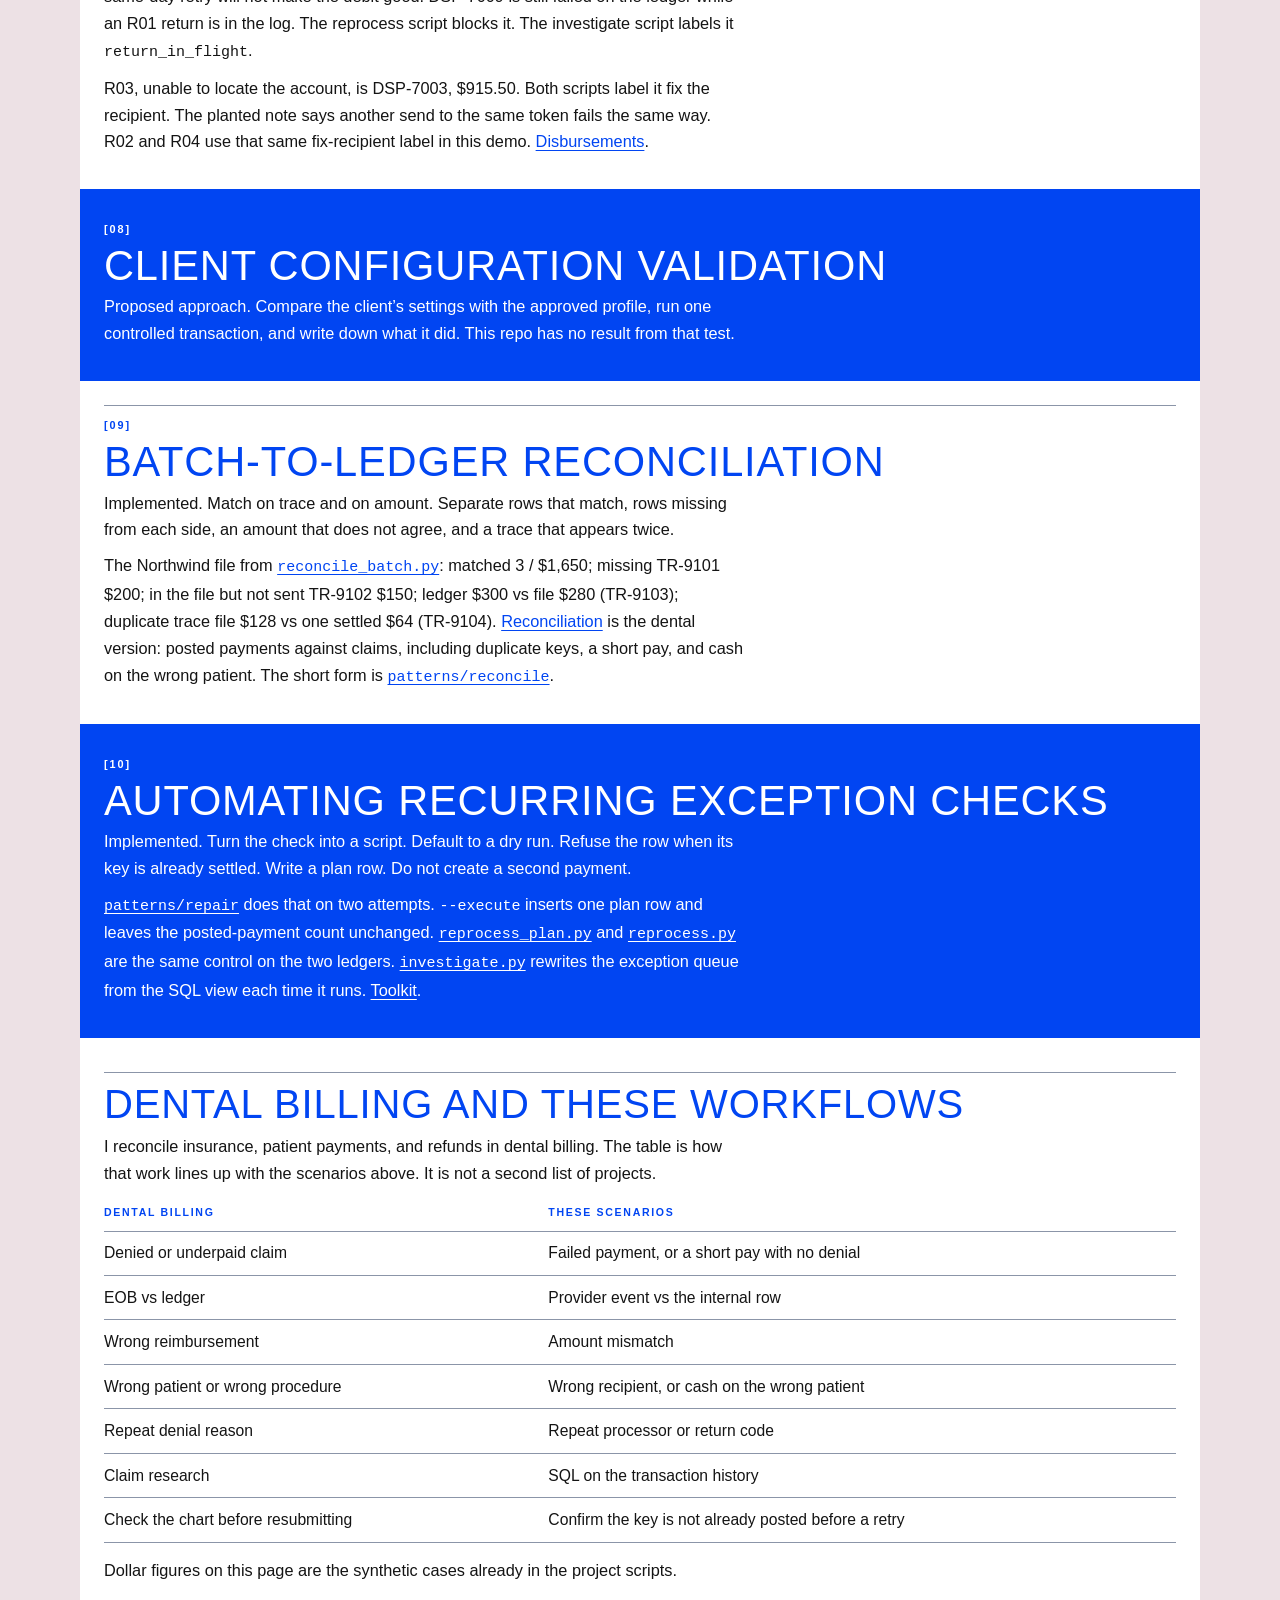
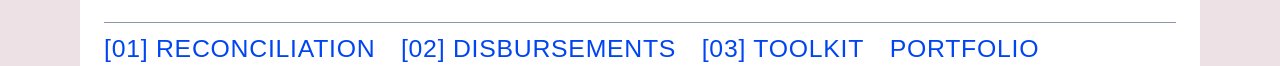
<file: problems.html>
<!DOCTYPE html>
<html lang="en">
<head>
  <meta charset="utf-8">
  <meta name="viewport" content="width=device-width, initial-scale=1">
  <title>Payment Exception Playbook — Haley Maes</title>
  <meta name="description" content="Ten payment exception scenarios connecting dental billing experience with technical operations workflows. Synthetic examples. Implemented checks are linked to the scripts.">
  <link rel="stylesheet" href="styles.css?v=4">
</head>
<body>
  <div class="sheet">
    <header class="mast">
      <a class="name" href="index.html">Haley Maes</a>
      <nav aria-label="Sections">
        <a href="index.html">Portfolio</a>
        <a href="payment-exceptions.html">Reconciliation</a>
        <a href="choice-ops.html">Disbursements</a>
        <a href="patterns.html">Toolkit</a>
        <a href="problems.html">Playbook</a>
        <a href="so-what.html">So what</a>
      </nav>
      <p>Technical operations</p>
    </header>

    <main class="case">
      <p class="eyebrow"><span class="mark" aria-hidden="true"></span>Ten scenarios</p>
      <h1 class="question">Payment Exception Playbook</h1>
      <p class="lede">Ten payment exception scenarios connecting dental billing experience with technical operations workflows.</p>
      <p>These synthetic examples show how I would investigate failed payments in a technical operations role. I work in dental billing. I built the practice projects in this repo. A scenario below is implemented only when a script in this repo demonstrates the check. The other two are a proposed approach.</p>

      <section class="pattern" id="payment-failure">
        <p class="idx">[01]</p>
        <h3>Payment Failure Investigation</h3>
        <p>Implemented. Read the ledger and the event log for one id, and say how they differ.</p>
        <p><a href="patterns/investigate/python/run.py"><code>patterns/investigate</code></a> loads PAY-1042. <a href="patterns/investigate/sql/query.sql">The SQL</a> returns the ledger row, then the events. The ledger says failed. The last webhook says settled. The script prints that sentence and does not update either side.</p>
        <p><a href="choice-ops/python/investigate_failure.py"><code>investigate_failure.py</code></a> does the same job on the disbursement ledger: JSONL beside the SQLite row, using <a href="choice-ops/sql/disbursements.sql">the disbursement queries</a>. <a href="payment-exceptions/python/investigate.py"><code>investigate.py</code></a> prints the dental exception queue from the SQL view and writes a CSV. It does not change payments. <a href="payment-exceptions.html">Reconciliation</a> · <a href="choice-ops.html">Disbursements</a>.</p>
      </section>

      <section class="pattern band" id="duplicate-after-timeout">
        <p class="idx">[02]</p>
        <h3>Duplicate Payment Risk After a Timeout</h3>
        <p>Implemented. A timeout is not permission to send again. The check is whether that idempotency key is already posted.</p>
        <p>DSP-7007 failed with code 96. DSP-7008 already settled $1,800 on the same key. <a href="choice-ops/python/reprocess.py"><code>reprocess.py</code></a> blocks DSP-7007 as <code>idempotency_already_settled</code>. DSP-7011 is also a timeout, code 96, HTTP 504, $410, and it is eligible only because the amount matches, there is no return, and no settled row uses that key.</p>
        <p>On the dental ledger, a patient-card attempt can say failed with processor code <code>timeout</code> after the webhook posted the same key. That planted case is $82. <a href="payment-exceptions/python/reprocess_plan.py"><code>reprocess_plan.py</code></a> blocks <code>status_failed_but_settled</code> and blocks a retry whose key is already posted. If the SQL view marks a row safe and the key is already posted, the script refuses to write the plan. <a href="patterns/repair/python/run.py"><code>patterns/repair</code></a> refuses KEY-SETTLED and plans KEY-OPEN. <a href="payment-exceptions.html">Reconciliation</a> · <a href="choice-ops.html">Disbursements</a>.</p>
      </section>

      <section class="pattern" id="batch-rejected">
        <p class="idx">[03]</p>
        <h3>Rejected Batch Investigation</h3>
        <p>Implemented. DSP-7004 is a rejected check-batch row, $220. <a href="choice-ops/python/investigate_failure.py"><code>investigate_failure.py</code></a> labels it <code>batch_rejected</code>. The planted note says the file rejected the row before mail because the mail-to name was missing. <a href="choice-ops/python/classify_webhook.py"><code>classify_webhook.py</code></a> labels <code>BATCH_REJECT</code> as fix the recipient. That label does not build a new file.</p>
        <p><a href="choice-ops/python/reprocess.py"><code>reprocess.py</code></a> blocks a rejected status as <code>fix_before_retry</code>. <a href="choice-ops/python/reconcile_batch.py"><code>reconcile_batch.py</code></a> is the later compare: it checks that the CSV header matches the expected columns, then reports matched, missing from the batch, in the file but never settled, amount mismatch, and duplicate trace. It does not repair fields. <a href="choice-ops.html">Disbursements</a>.</p>
      </section>

      <section class="pattern band" id="integration-stops">
        <p class="idx">[04]</p>
        <h3>API &amp; Integration Failure Triage</h3>
        <p>Implemented. The demonstrated check is a label for a webhook or batch-reject event. It is not a live call.</p>
        <p><a href="choice-ops/python/classify_webhook.py"><code>classify_webhook.py</code></a> reads the JSONL. A parse error is <code>escalate_to_engineering</code>. R02, R03, R04, and <code>BATCH_REJECT</code> are fix the recipient. Other return codes wait. Codes 91 and 96 are retry. Status settled or posted is do not retry. Code 00 with submitted or pending is do not retry. Anything else in that set escalates. The script does not retry, refund, or edit a recipient. <a href="choice-ops/python/investigate_failure.py"><code>investigate_failure.py</code></a> prints the HTTP status on the timeline next to the code. It does not test credentials.</p>
        <p><a href="patterns/classify/python/run.py"><code>patterns/classify</code></a> looks the code up in <a href="patterns/classify/sql/query.sql">SQL</a>. Unknown codes, including the sample XX, escalate. Labels only. <a href="patterns.html#classify">Toolkit</a>.</p>
      </section>

      <section class="pattern" id="stuck-pending">
        <p class="idx">[05]</p>
        <h3>Pending Payment with a Completed Provider Status</h3>
        <p>Implemented. If the provider event already says settled, do not send again.</p>
        <p>DSP-7001 is failed on the ledger and settled on the webhook, $1,250. <a href="choice-ops/python/investigate_failure.py"><code>investigate_failure.py</code></a> labels it <code>status_mismatch</code>. <a href="choice-ops/python/reprocess.py"><code>reprocess.py</code></a> blocks any candidate whose webhook says settled or posted while the row itself is not. The planted row is failed, not pending. The same guard covers a non-settled row, including pending.</p>
        <p>The dental queue has the same shape at $82: the attempt says failed and the card webhook already posted the key. <a href="payment-exceptions/python/reprocess_plan.py"><code>reprocess_plan.py</code></a> blocks it. <a href="patterns/investigate/python/run.py"><code>patterns/investigate</code></a> is PAY-1042, ledger failed, last event settled. <a href="choice-ops.html">Disbursements</a>.</p>
      </section>

      <section class="pattern band" id="failure-rate">
        <p class="idx">[06]</p>
        <h3>Payment Failure Rate Analysis</h3>
        <p>Proposed approach. The question is which slice of attempts moved (client, method, processor, time window, or error code) and by how much against its own baseline. This repo does not compute that rate.</p>
        <p><a href="patterns/variance/python/run.py"><code>patterns/variance</code></a> is the nearest script, and it answers a different question. It subtracts expected dollars from actual dollars and flags a gap larger than a tolerance: collections, fees, and hours priced at $45. It prints dollars. It does not produce a failure-rate percentage. <a href="patterns.html#variance">Toolkit</a>.</p>
      </section>

      <section class="pattern" id="ach-return">
        <p class="idx">[07]</p>
        <h3>ACH Return Investigation</h3>
        <p>Implemented. Read the return code before anyone plans a retry. The labels below are this demo’s policy, not a universal banking rule.</p>
        <p>R01, insufficient funds, is already on DSP-7002, $480. <a href="choice-ops/python/reprocess.py"><code>reprocess.py</code></a> treats a return that is not R02, R03, or R04 as <code>return_already_received</code>. <a href="choice-ops/python/classify_webhook.py"><code>classify_webhook.py</code></a> labels those other return codes <code>wait_for_return_window</code>. The planted note says a same-day retry will not make the debit good. DSP-7009 is still failed on the ledger while an R01 return is in the log. The reprocess script blocks it. The investigate script labels it <code>return_in_flight</code>.</p>
        <p>R03, unable to locate the account, is DSP-7003, $915.50. Both scripts label it fix the recipient. The planted note says another send to the same token fails the same way. R02 and R04 use that same fix-recipient label in this demo. <a href="choice-ops.html">Disbursements</a>.</p>
      </section>

      <section class="pattern band" id="new-client">
        <p class="idx">[08]</p>
        <h3>Client Configuration Validation</h3>
        <p>Proposed approach. Compare the client’s settings with the approved profile, run one controlled transaction, and write down what it did. This repo has no result from that test.</p>
      </section>

      <section class="pattern" id="reports-disagree">
        <p class="idx">[09]</p>
        <h3>Batch-to-Ledger Reconciliation</h3>
        <p>Implemented. Match on trace and on amount. Separate rows that match, rows missing from each side, an amount that does not agree, and a trace that appears twice.</p>
        <p>The Northwind file from <a href="choice-ops/python/reconcile_batch.py"><code>reconcile_batch.py</code></a>: matched 3 / $1,650; missing TR-9101 $200; in the file but not sent TR-9102 $150; ledger $300 vs file $280 (TR-9103); duplicate trace file $128 vs one settled $64 (TR-9104). <a href="payment-exceptions.html">Reconciliation</a> is the dental version: posted payments against claims, including duplicate keys, a short pay, and cash on the wrong patient. The short form is <a href="patterns/reconcile/python/run.py"><code>patterns/reconcile</code></a>.</p>
      </section>

      <section class="pattern band" id="same-fix">
        <p class="idx">[10]</p>
        <h3>Automating Recurring Exception Checks</h3>
        <p>Implemented. Turn the check into a script. Default to a dry run. Refuse the row when its key is already settled. Write a plan row. Do not create a second payment.</p>
        <p><a href="patterns/repair/python/run.py"><code>patterns/repair</code></a> does that on two attempts. <code>--execute</code> inserts one plan row and leaves the posted-payment count unchanged. <a href="payment-exceptions/python/reprocess_plan.py"><code>reprocess_plan.py</code></a> and <a href="choice-ops/python/reprocess.py"><code>reprocess.py</code></a> are the same control on the two ledgers. <a href="payment-exceptions/python/investigate.py"><code>investigate.py</code></a> rewrites the exception queue from the SQL view each time it runs. <a href="patterns.html#repair">Toolkit</a>.</p>
      </section>

      <h2>Dental billing and these workflows</h2>
      <p>I reconcile insurance, patient payments, and refunds in dental billing. The table is how that work lines up with the scenarios above. It is not a second list of projects.</p>
      <div class="table-wrap">
        <table>
          <thead>
            <tr><th>Dental billing</th><th>These scenarios</th></tr>
          </thead>
          <tbody>
            <tr><td>Denied or underpaid claim</td><td>Failed payment, or a short pay with no denial</td></tr>
            <tr><td>EOB vs ledger</td><td>Provider event vs the internal row</td></tr>
            <tr><td>Wrong reimbursement</td><td>Amount mismatch</td></tr>
            <tr><td>Wrong patient or wrong procedure</td><td>Wrong recipient, or cash on the wrong patient</td></tr>
            <tr><td>Repeat denial reason</td><td>Repeat processor or return code</td></tr>
            <tr><td>Claim research</td><td>SQL on the transaction history</td></tr>
            <tr><td>Check the chart before resubmitting</td><td>Confirm the key is not already posted before a retry</td></tr>
          </tbody>
        </table>
      </div>

      <p>Dollar figures on this page are the synthetic cases already in the project scripts.</p>

      <nav class="pager" aria-label="More">
        <a href="payment-exceptions.html">[01] Reconciliation</a>
        <a href="choice-ops.html">[02] Disbursements</a>
        <a href="patterns.html">[03] Toolkit</a>
        <a href="index.html">Portfolio</a>
      </nav>
    </main>
  </div>
</body>
</html>
</file>
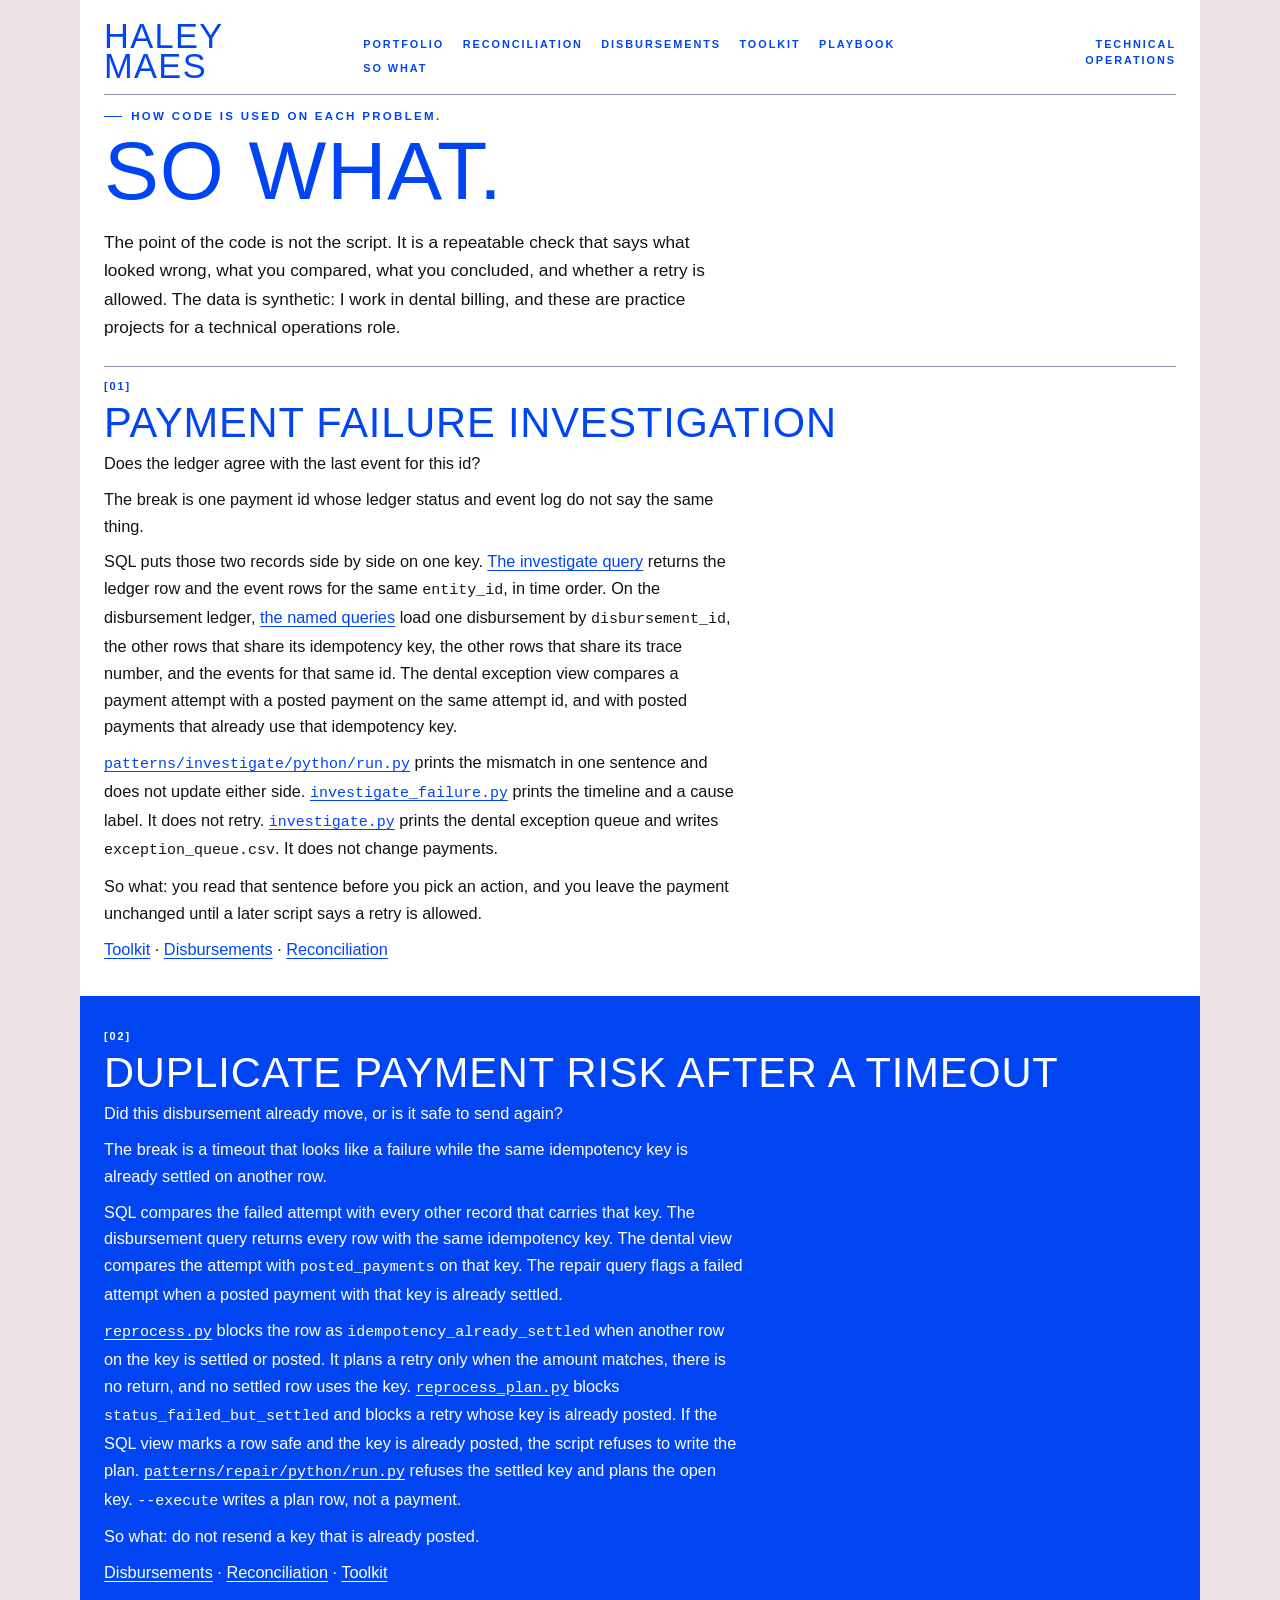
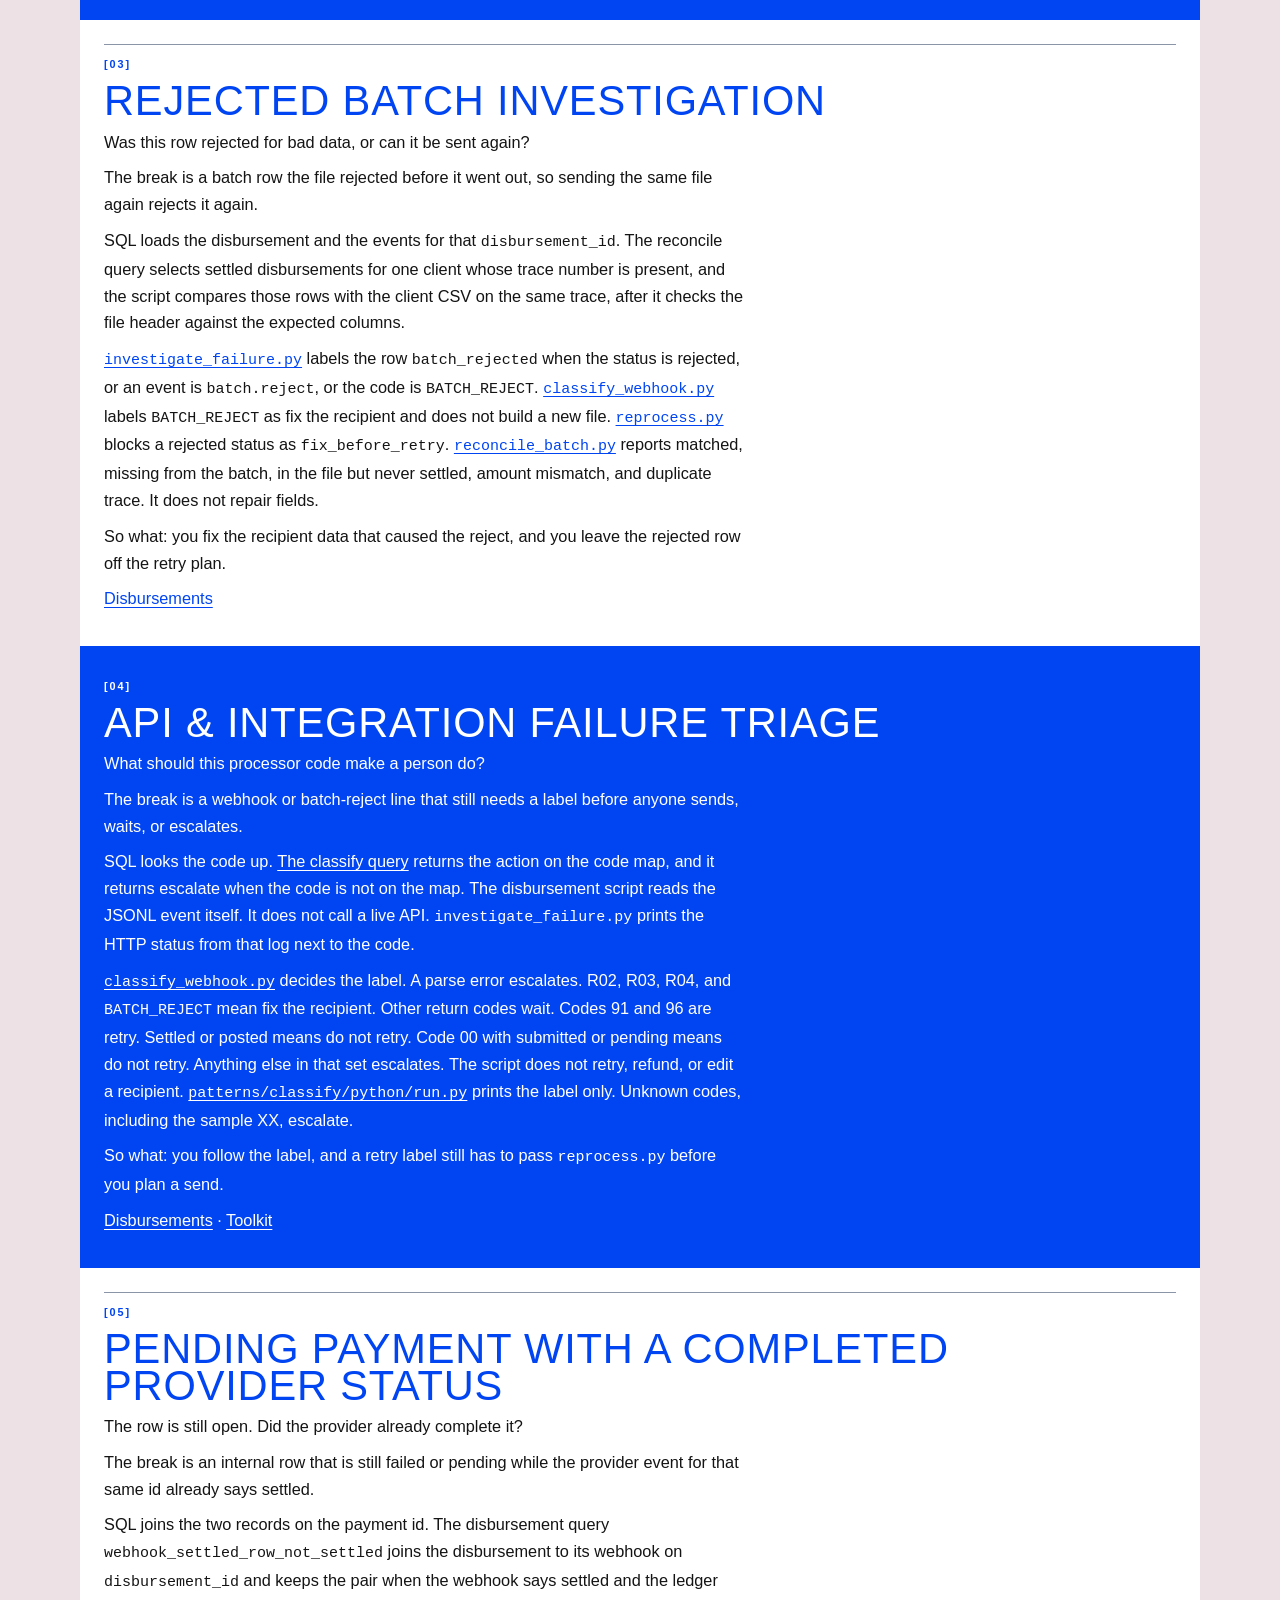
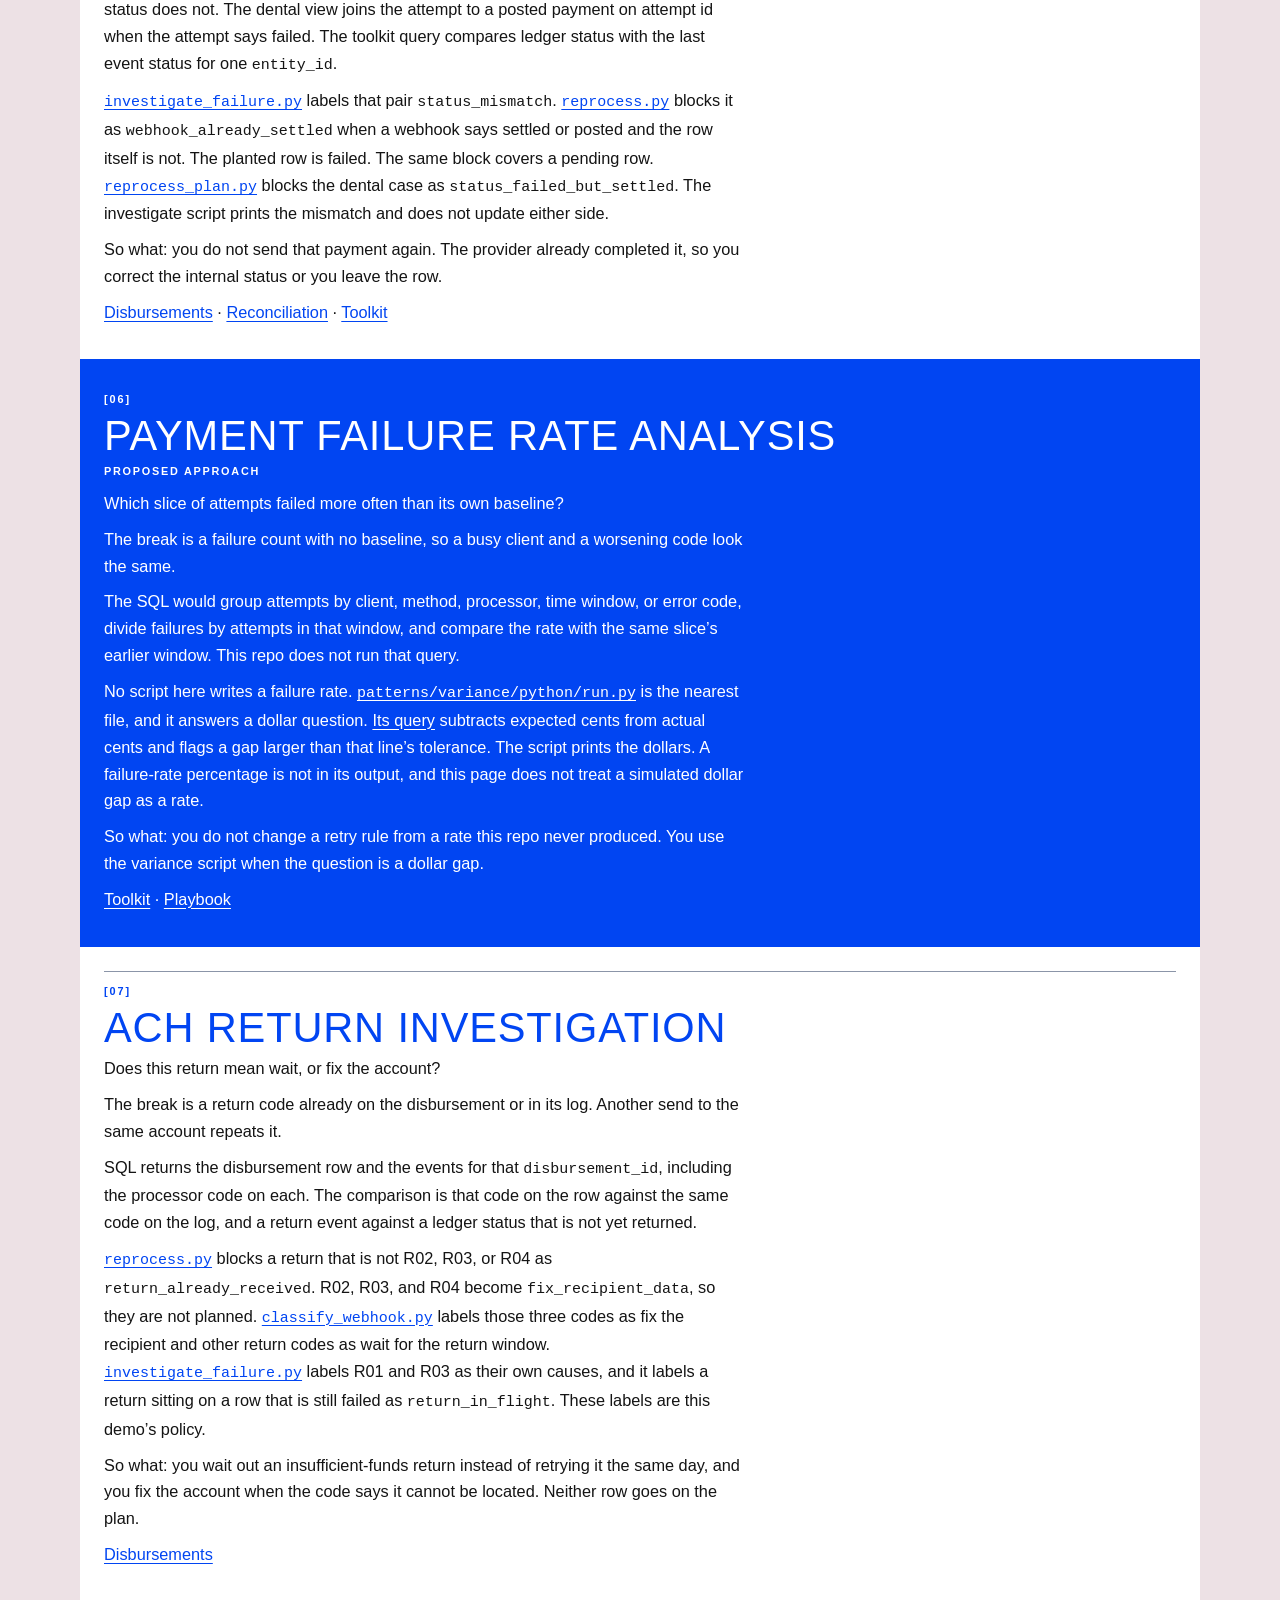
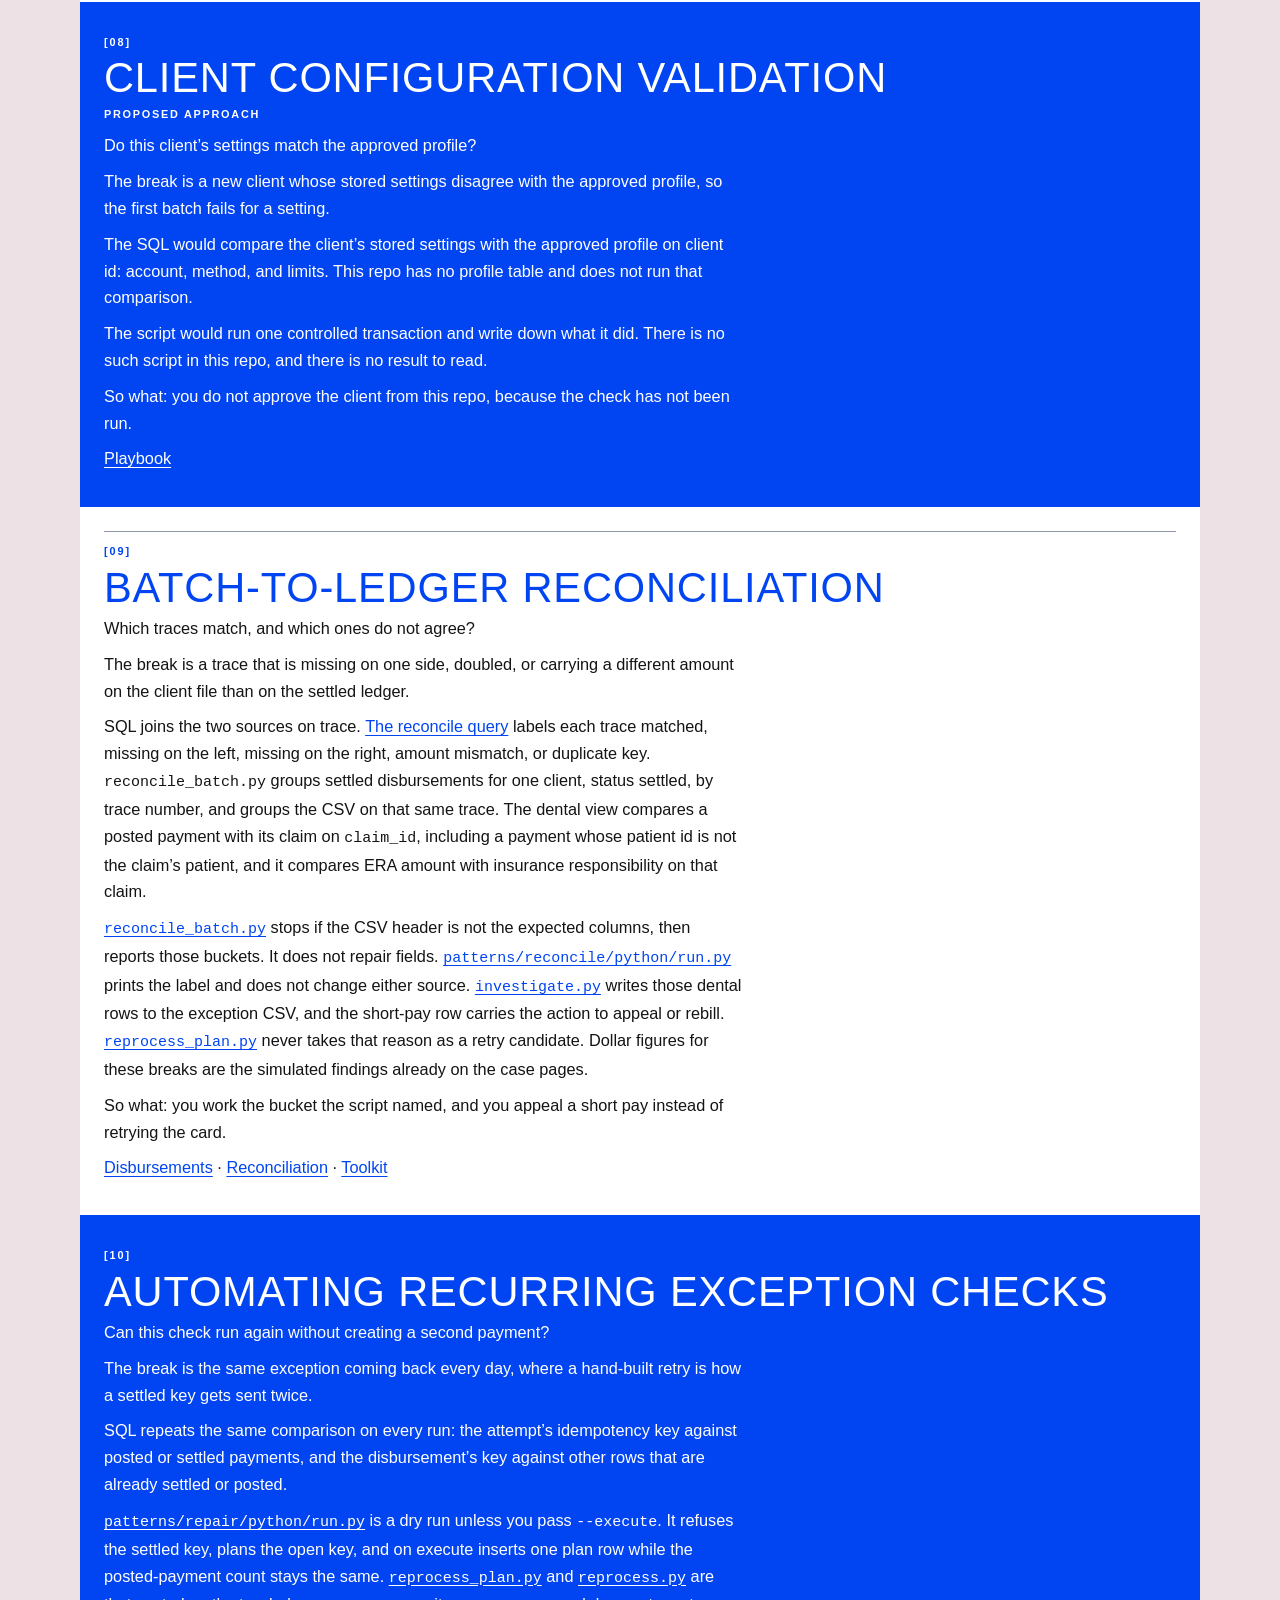
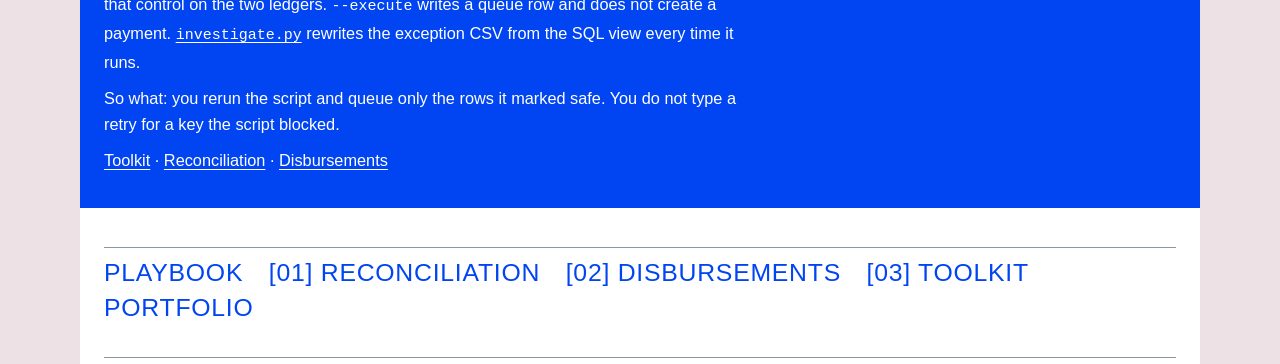
<file: so-what.html>
<!DOCTYPE html>
<html lang="en">
<head>
  <meta charset="utf-8">
  <meta name="viewport" content="width=device-width, initial-scale=1">
  <title>So what. — Haley Maes</title>
  <meta name="description" content="How code is used on each problem. A repeatable check that says what looked wrong, what you compared, what you concluded, and whether a retry is allowed. Synthetic data.">
  <link rel="stylesheet" href="styles.css?v=4">
</head>
<body>
  <div class="sheet">
    <header class="mast">
      <a class="name" href="index.html">Haley Maes</a>
      <nav aria-label="Sections">
        <a href="index.html">Portfolio</a>
        <a href="payment-exceptions.html">Reconciliation</a>
        <a href="choice-ops.html">Disbursements</a>
        <a href="patterns.html">Toolkit</a>
        <a href="problems.html">Playbook</a>
        <a href="so-what.html">So what</a>
      </nav>
      <p>Technical operations</p>
    </header>

    <main class="case">
      <p class="eyebrow"><span class="mark" aria-hidden="true"></span>How code is used on each problem.</p>
      <h1 class="question">So what.</h1>
      <p class="lede">The point of the code is not the script. It is a repeatable check that says what looked wrong, what you compared, what you concluded, and whether a retry is allowed. The data is synthetic: I work in dental billing, and these are practice projects for a technical operations role.</p>

      <section class="pattern" id="payment-failure">
        <p class="idx">[01]</p>
        <h3>Payment Failure Investigation</h3>
        <p>Does the ledger agree with the last event for this id?</p>
        <p>The break is one payment id whose ledger status and event log do not say the same thing.</p>
        <p>SQL puts those two records side by side on one key. <a href="patterns/investigate/sql/query.sql">The investigate query</a> returns the ledger row and the event rows for the same <code>entity_id</code>, in time order. On the disbursement ledger, <a href="choice-ops/sql/disbursements.sql">the named queries</a> load one disbursement by <code>disbursement_id</code>, the other rows that share its idempotency key, the other rows that share its trace number, and the events for that same id. The dental exception view compares a payment attempt with a posted payment on the same attempt id, and with posted payments that already use that idempotency key.</p>
        <p><a href="https://github.com/haleymykellemaes-beep/work-projects/blob/main/patterns/investigate/python/run.py"><code>patterns/investigate/python/run.py</code></a> prints the mismatch in one sentence and does not update either side. <a href="https://github.com/haleymykellemaes-beep/work-projects/blob/main/choice-ops/python/investigate_failure.py"><code>investigate_failure.py</code></a> prints the timeline and a cause label. It does not retry. <a href="https://github.com/haleymykellemaes-beep/work-projects/blob/main/payment-exceptions/python/investigate.py"><code>investigate.py</code></a> prints the dental exception queue and writes <code>exception_queue.csv</code>. It does not change payments.</p>
        <p>So what: you read that sentence before you pick an action, and you leave the payment unchanged until a later script says a retry is allowed.</p>
        <p><a href="patterns.html#investigate">Toolkit</a> · <a href="choice-ops.html">Disbursements</a> · <a href="payment-exceptions.html">Reconciliation</a></p>
      </section>

      <section class="pattern band" id="duplicate-after-timeout">
        <p class="idx">[02]</p>
        <h3>Duplicate Payment Risk After a Timeout</h3>
        <p>Did this disbursement already move, or is it safe to send again?</p>
        <p>The break is a timeout that looks like a failure while the same idempotency key is already settled on another row.</p>
        <p>SQL compares the failed attempt with every other record that carries that key. The disbursement query returns every row with the same idempotency key. The dental view compares the attempt with <code>posted_payments</code> on that key. The repair query flags a failed attempt when a posted payment with that key is already settled.</p>
        <p><a href="https://github.com/haleymykellemaes-beep/work-projects/blob/main/choice-ops/python/reprocess.py"><code>reprocess.py</code></a> blocks the row as <code>idempotency_already_settled</code> when another row on the key is settled or posted. It plans a retry only when the amount matches, there is no return, and no settled row uses the key. <a href="https://github.com/haleymykellemaes-beep/work-projects/blob/main/payment-exceptions/python/reprocess_plan.py"><code>reprocess_plan.py</code></a> blocks <code>status_failed_but_settled</code> and blocks a retry whose key is already posted. If the SQL view marks a row safe and the key is already posted, the script refuses to write the plan. <a href="https://github.com/haleymykellemaes-beep/work-projects/blob/main/patterns/repair/python/run.py"><code>patterns/repair/python/run.py</code></a> refuses the settled key and plans the open key. <code>--execute</code> writes a plan row, not a payment.</p>
        <p>So what: do not resend a key that is already posted.</p>
        <p><a href="choice-ops.html">Disbursements</a> · <a href="payment-exceptions.html">Reconciliation</a> · <a href="patterns.html#repair">Toolkit</a></p>
      </section>

      <section class="pattern" id="batch-rejected">
        <p class="idx">[03]</p>
        <h3>Rejected Batch Investigation</h3>
        <p>Was this row rejected for bad data, or can it be sent again?</p>
        <p>The break is a batch row the file rejected before it went out, so sending the same file again rejects it again.</p>
        <p>SQL loads the disbursement and the events for that <code>disbursement_id</code>. The reconcile query selects settled disbursements for one client whose trace number is present, and the script compares those rows with the client CSV on the same trace, after it checks the file header against the expected columns.</p>
        <p><a href="https://github.com/haleymykellemaes-beep/work-projects/blob/main/choice-ops/python/investigate_failure.py"><code>investigate_failure.py</code></a> labels the row <code>batch_rejected</code> when the status is rejected, or an event is <code>batch.reject</code>, or the code is <code>BATCH_REJECT</code>. <a href="https://github.com/haleymykellemaes-beep/work-projects/blob/main/choice-ops/python/classify_webhook.py"><code>classify_webhook.py</code></a> labels <code>BATCH_REJECT</code> as fix the recipient and does not build a new file. <a href="https://github.com/haleymykellemaes-beep/work-projects/blob/main/choice-ops/python/reprocess.py"><code>reprocess.py</code></a> blocks a rejected status as <code>fix_before_retry</code>. <a href="https://github.com/haleymykellemaes-beep/work-projects/blob/main/choice-ops/python/reconcile_batch.py"><code>reconcile_batch.py</code></a> reports matched, missing from the batch, in the file but never settled, amount mismatch, and duplicate trace. It does not repair fields.</p>
        <p>So what: you fix the recipient data that caused the reject, and you leave the rejected row off the retry plan.</p>
        <p><a href="choice-ops.html">Disbursements</a></p>
      </section>

      <section class="pattern band" id="integration-stops">
        <p class="idx">[04]</p>
        <h3>API &amp; Integration Failure Triage</h3>
        <p>What should this processor code make a person do?</p>
        <p>The break is a webhook or batch-reject line that still needs a label before anyone sends, waits, or escalates.</p>
        <p>SQL looks the code up. <a href="patterns/classify/sql/query.sql">The classify query</a> returns the action on the code map, and it returns escalate when the code is not on the map. The disbursement script reads the JSONL event itself. It does not call a live API. <code>investigate_failure.py</code> prints the HTTP status from that log next to the code.</p>
        <p><a href="https://github.com/haleymykellemaes-beep/work-projects/blob/main/choice-ops/python/classify_webhook.py"><code>classify_webhook.py</code></a> decides the label. A parse error escalates. R02, R03, R04, and <code>BATCH_REJECT</code> mean fix the recipient. Other return codes wait. Codes 91 and 96 are retry. Settled or posted means do not retry. Code 00 with submitted or pending means do not retry. Anything else in that set escalates. The script does not retry, refund, or edit a recipient. <a href="https://github.com/haleymykellemaes-beep/work-projects/blob/main/patterns/classify/python/run.py"><code>patterns/classify/python/run.py</code></a> prints the label only. Unknown codes, including the sample XX, escalate.</p>
        <p>So what: you follow the label, and a retry label still has to pass <code>reprocess.py</code> before you plan a send.</p>
        <p><a href="choice-ops.html">Disbursements</a> · <a href="patterns.html#classify">Toolkit</a></p>
      </section>

      <section class="pattern" id="stuck-pending">
        <p class="idx">[05]</p>
        <h3>Pending Payment with a Completed Provider Status</h3>
        <p>The row is still open. Did the provider already complete it?</p>
        <p>The break is an internal row that is still failed or pending while the provider event for that same id already says settled.</p>
        <p>SQL joins the two records on the payment id. The disbursement query <code>webhook_settled_row_not_settled</code> joins the disbursement to its webhook on <code>disbursement_id</code> and keeps the pair when the webhook says settled and the ledger status does not. The dental view joins the attempt to a posted payment on attempt id when the attempt says failed. The toolkit query compares ledger status with the last event status for one <code>entity_id</code>.</p>
        <p><a href="https://github.com/haleymykellemaes-beep/work-projects/blob/main/choice-ops/python/investigate_failure.py"><code>investigate_failure.py</code></a> labels that pair <code>status_mismatch</code>. <a href="https://github.com/haleymykellemaes-beep/work-projects/blob/main/choice-ops/python/reprocess.py"><code>reprocess.py</code></a> blocks it as <code>webhook_already_settled</code> when a webhook says settled or posted and the row itself is not. The planted row is failed. The same block covers a pending row. <a href="https://github.com/haleymykellemaes-beep/work-projects/blob/main/payment-exceptions/python/reprocess_plan.py"><code>reprocess_plan.py</code></a> blocks the dental case as <code>status_failed_but_settled</code>. The investigate script prints the mismatch and does not update either side.</p>
        <p>So what: you do not send that payment again. The provider already completed it, so you correct the internal status or you leave the row.</p>
        <p><a href="choice-ops.html">Disbursements</a> · <a href="payment-exceptions.html">Reconciliation</a> · <a href="patterns.html#investigate">Toolkit</a></p>
      </section>

      <section class="pattern band" id="failure-rate">
        <p class="idx">[06]</p>
        <h3>Payment Failure Rate Analysis</h3>
        <p class="kicker">Proposed approach</p>
        <p>Which slice of attempts failed more often than its own baseline?</p>
        <p>The break is a failure count with no baseline, so a busy client and a worsening code look the same.</p>
        <p>The SQL would group attempts by client, method, processor, time window, or error code, divide failures by attempts in that window, and compare the rate with the same slice’s earlier window. This repo does not run that query.</p>
        <p>No script here writes a failure rate. <a href="https://github.com/haleymykellemaes-beep/work-projects/blob/main/patterns/variance/python/run.py"><code>patterns/variance/python/run.py</code></a> is the nearest file, and it answers a dollar question. <a href="patterns/variance/sql/query.sql">Its query</a> subtracts expected cents from actual cents and flags a gap larger than that line’s tolerance. The script prints the dollars. A failure-rate percentage is not in its output, and this page does not treat a simulated dollar gap as a rate.</p>
        <p>So what: you do not change a retry rule from a rate this repo never produced. You use the variance script when the question is a dollar gap.</p>
        <p><a href="patterns.html#variance">Toolkit</a> · <a href="problems.html#failure-rate">Playbook</a></p>
      </section>

      <section class="pattern" id="ach-return">
        <p class="idx">[07]</p>
        <h3>ACH Return Investigation</h3>
        <p>Does this return mean wait, or fix the account?</p>
        <p>The break is a return code already on the disbursement or in its log. Another send to the same account repeats it.</p>
        <p>SQL returns the disbursement row and the events for that <code>disbursement_id</code>, including the processor code on each. The comparison is that code on the row against the same code on the log, and a return event against a ledger status that is not yet returned.</p>
        <p><a href="https://github.com/haleymykellemaes-beep/work-projects/blob/main/choice-ops/python/reprocess.py"><code>reprocess.py</code></a> blocks a return that is not R02, R03, or R04 as <code>return_already_received</code>. R02, R03, and R04 become <code>fix_recipient_data</code>, so they are not planned. <a href="https://github.com/haleymykellemaes-beep/work-projects/blob/main/choice-ops/python/classify_webhook.py"><code>classify_webhook.py</code></a> labels those three codes as fix the recipient and other return codes as wait for the return window. <a href="https://github.com/haleymykellemaes-beep/work-projects/blob/main/choice-ops/python/investigate_failure.py"><code>investigate_failure.py</code></a> labels R01 and R03 as their own causes, and it labels a return sitting on a row that is still failed as <code>return_in_flight</code>. These labels are this demo’s policy.</p>
        <p>So what: you wait out an insufficient-funds return instead of retrying it the same day, and you fix the account when the code says it cannot be located. Neither row goes on the plan.</p>
        <p><a href="choice-ops.html">Disbursements</a></p>
      </section>

      <section class="pattern band" id="new-client">
        <p class="idx">[08]</p>
        <h3>Client Configuration Validation</h3>
        <p class="kicker">Proposed approach</p>
        <p>Do this client’s settings match the approved profile?</p>
        <p>The break is a new client whose stored settings disagree with the approved profile, so the first batch fails for a setting.</p>
        <p>The SQL would compare the client’s stored settings with the approved profile on client id: account, method, and limits. This repo has no profile table and does not run that comparison.</p>
        <p>The script would run one controlled transaction and write down what it did. There is no such script in this repo, and there is no result to read.</p>
        <p>So what: you do not approve the client from this repo, because the check has not been run.</p>
        <p><a href="problems.html#new-client">Playbook</a></p>
      </section>

      <section class="pattern" id="reports-disagree">
        <p class="idx">[09]</p>
        <h3>Batch-to-Ledger Reconciliation</h3>
        <p>Which traces match, and which ones do not agree?</p>
        <p>The break is a trace that is missing on one side, doubled, or carrying a different amount on the client file than on the settled ledger.</p>
        <p>SQL joins the two sources on trace. <a href="patterns/reconcile/sql/query.sql">The reconcile query</a> labels each trace matched, missing on the left, missing on the right, amount mismatch, or duplicate key. <code>reconcile_batch.py</code> groups settled disbursements for one client, status settled, by trace number, and groups the CSV on that same trace. The dental view compares a posted payment with its claim on <code>claim_id</code>, including a payment whose patient id is not the claim’s patient, and it compares ERA amount with insurance responsibility on that claim.</p>
        <p><a href="https://github.com/haleymykellemaes-beep/work-projects/blob/main/choice-ops/python/reconcile_batch.py"><code>reconcile_batch.py</code></a> stops if the CSV header is not the expected columns, then reports those buckets. It does not repair fields. <a href="https://github.com/haleymykellemaes-beep/work-projects/blob/main/patterns/reconcile/python/run.py"><code>patterns/reconcile/python/run.py</code></a> prints the label and does not change either source. <a href="https://github.com/haleymykellemaes-beep/work-projects/blob/main/payment-exceptions/python/investigate.py"><code>investigate.py</code></a> writes those dental rows to the exception CSV, and the short-pay row carries the action to appeal or rebill. <a href="https://github.com/haleymykellemaes-beep/work-projects/blob/main/payment-exceptions/python/reprocess_plan.py"><code>reprocess_plan.py</code></a> never takes that reason as a retry candidate. Dollar figures for these breaks are the simulated findings already on the case pages.</p>
        <p>So what: you work the bucket the script named, and you appeal a short pay instead of retrying the card.</p>
        <p><a href="choice-ops.html">Disbursements</a> · <a href="payment-exceptions.html">Reconciliation</a> · <a href="patterns.html#reconcile">Toolkit</a></p>
      </section>

      <section class="pattern band" id="same-fix">
        <p class="idx">[10]</p>
        <h3>Automating Recurring Exception Checks</h3>
        <p>Can this check run again without creating a second payment?</p>
        <p>The break is the same exception coming back every day, where a hand-built retry is how a settled key gets sent twice.</p>
        <p>SQL repeats the same comparison on every run: the attempt’s idempotency key against posted or settled payments, and the disbursement’s key against other rows that are already settled or posted.</p>
        <p><a href="https://github.com/haleymykellemaes-beep/work-projects/blob/main/patterns/repair/python/run.py"><code>patterns/repair/python/run.py</code></a> is a dry run unless you pass <code>--execute</code>. It refuses the settled key, plans the open key, and on execute inserts one plan row while the posted-payment count stays the same. <a href="https://github.com/haleymykellemaes-beep/work-projects/blob/main/payment-exceptions/python/reprocess_plan.py"><code>reprocess_plan.py</code></a> and <a href="https://github.com/haleymykellemaes-beep/work-projects/blob/main/choice-ops/python/reprocess.py"><code>reprocess.py</code></a> are that control on the two ledgers. <code>--execute</code> writes a queue row and does not create a payment. <a href="https://github.com/haleymykellemaes-beep/work-projects/blob/main/payment-exceptions/python/investigate.py"><code>investigate.py</code></a> rewrites the exception CSV from the SQL view every time it runs.</p>
        <p>So what: you rerun the script and queue only the rows it marked safe. You do not type a retry for a key the script blocked.</p>
        <p><a href="patterns.html#repair">Toolkit</a> · <a href="payment-exceptions.html">Reconciliation</a> · <a href="choice-ops.html">Disbursements</a></p>
      </section>

      <nav class="pager" aria-label="More">
        <a href="problems.html">Playbook</a>
        <a href="payment-exceptions.html">[01] Reconciliation</a>
        <a href="choice-ops.html">[02] Disbursements</a>
        <a href="patterns.html">[03] Toolkit</a>
        <a href="index.html">Portfolio</a>
      </nav>
    </main>

    <footer class="site-foot">
      <p>All data is synthetic.</p>
      <p>
        <a href="https://haleymykellemaes-beep.github.io/work-projects/">haleymykellemaes-beep.github.io/work-projects</a>
        ·
        <a href="https://github.com/haleymykellemaes-beep/work-projects">Source on GitHub</a>
      </p>
    </footer>
  </div>
</body>
</html>
</file>
<file: styles.css>
:root {
  --blue: #0145F2;
  --canvas: #EDE1E5;
  --ink: #141414;
  --paper: #ffffff;
  --rule: #8B95A8;
  --display: Impact, Haettenschweiler, "Arial Narrow", "Arial Black", sans-serif;
  --sans: "Avenir Next", "Segoe UI", Helvetica, Arial, sans-serif;
  --mono: "SF Mono", ui-monospace, Menlo, Consolas, monospace;
}

* { box-sizing: border-box; }

html { scroll-behavior: smooth; }

body {
  margin: 0;
  background: var(--canvas);
  color: var(--ink);
  font-family: var(--sans);
  font-size: 1.02rem;
  line-height: 1.65;
}

::selection {
  background: var(--blue);
  color: var(--paper);
}

a {
  color: var(--blue);
  text-underline-offset: 0.18em;
}

a:hover { text-decoration-thickness: 2px; }

a:focus-visible {
  outline: 2px solid var(--blue);
  outline-offset: 3px;
}

.sheet {
  --gutter: 1.5rem;
  container-type: inline-size;
  max-width: 1120px;
  margin: 0 auto;
  padding: 1.4rem var(--gutter) 3.6rem;
  background: var(--paper);
  min-height: 100vh;
}

.mast {
  display: flex;
  justify-content: space-between;
  align-items: baseline;
  gap: 1rem 1.75rem;
  padding-bottom: 0.85rem;
  border-bottom: 1px solid var(--rule);
}

.mast .name {
  font-family: var(--display);
  font-size: clamp(1.6rem, 3vw, 2.15rem);
  font-weight: 400;
  letter-spacing: 0.04em;
  line-height: 0.85;
  text-transform: uppercase;
  text-decoration: none;
  color: var(--blue);
}

.mast nav {
  display: flex;
  flex-wrap: wrap;
  gap: 0.35rem 1.15rem;
}

.mast nav a {
  font-size: 0.68rem;
  font-weight: 650;
  letter-spacing: 0.18em;
  text-transform: uppercase;
  text-decoration: none;
}

.mast nav a:hover { text-decoration: underline; }

.mast p {
  margin: 0;
  max-width: 14rem;
  font-size: 0.68rem;
  font-weight: 650;
  letter-spacing: 0.18em;
  line-height: 1.45;
  text-align: right;
  text-transform: uppercase;
  color: var(--blue);
}

.eyebrow {
  margin: 1.5rem 0 0.35rem;
  font-size: 0.72rem;
  font-weight: 650;
  letter-spacing: 0.2em;
  text-transform: uppercase;
  color: var(--blue);
}

.mark {
  display: inline-block;
  width: 1.15rem;
  height: 1px;
  margin-right: 0.55rem;
  background: var(--blue);
  vertical-align: 0.28em;
}

.hero {
  display: grid;
  grid-template-columns: minmax(0, 1.45fr) minmax(12rem, 0.7fr);
  gap: 1.5rem 2.5rem;
  align-items: end;
  margin-top: 0.4rem;
}

.hero > *,
.grid > * {
  min-width: 0;
}

.cover {
  margin: 0;
  max-width: 100%;
  font-family: var(--display);
  font-weight: 400;
  font-size: clamp(2.15rem, 6.4cqi, 4.2rem);
  line-height: 0.78;
  letter-spacing: 0.01em;
  text-transform: uppercase;
  color: var(--blue);
  overflow-wrap: break-word;
}

.deck {
  max-width: 34rem;
  margin: 1.35rem 0 0;
  font-size: 1.05rem;
  line-height: 1.65;
}

.toc {
  display: flex;
  flex-direction: column;
  margin: 0;
  padding: 0;
  border: 0;
}

.toc a {
  display: block;
  padding: 0.72rem 0 0.85rem;
  border-top: 1px solid var(--blue);
  text-decoration: none;
}

.toc a:last-child { border-bottom: 1px solid var(--blue); }

.toc a:hover { background: var(--canvas); }

.toc .idx {
  display: block;
  margin-bottom: 0.35rem;
}

.toc strong {
  display: block;
  font-family: var(--display);
  font-weight: 400;
  font-size: clamp(1.35rem, 2.4vw, 1.85rem);
  line-height: 0.88;
  letter-spacing: 0.02em;
  text-transform: uppercase;
  color: var(--blue);
}

.toc em {
  display: block;
  margin-top: 0.35rem;
  font-style: normal;
  font-size: 0.92rem;
  line-height: 1.4;
  color: var(--ink);
}

.idx {
  font-size: 0.68rem;
  font-weight: 650;
  letter-spacing: 0.18em;
  text-transform: uppercase;
  color: var(--blue);
}

.grid {
  display: grid;
  grid-template-columns: 1.35fr 0.95fr;
  gap: 0 1.75rem;
  margin-top: 2.4rem;
  border-top: 1px solid var(--rule);
}

.feature { grid-row: span 2; }

.card {
  display: flex;
  flex-direction: column;
  gap: 0.85rem;
  min-height: 0;
  padding: 1.35rem 0 1.6rem;
  background: transparent;
  border-bottom: 1px solid var(--rule);
}

.card h2 {
  margin: 0.2rem 0 0;
  max-width: 100%;
  font-family: var(--display);
  font-weight: 400;
  font-size: clamp(1.85rem, 5.2cqi, 3.15rem);
  line-height: 0.84;
  letter-spacing: 0.01em;
  text-transform: uppercase;
  overflow-wrap: break-word;
}

.card h2 a {
  color: var(--blue);
  text-decoration: none;
}

.card h2 a:hover { text-decoration: underline; text-underline-offset: 0.08em; }

.kicker {
  margin: 0.35rem 0 0;
  font-size: 0.68rem;
  font-weight: 650;
  letter-spacing: 0.16em;
  text-transform: uppercase;
  color: var(--blue);
}

.card p { margin: 0; max-width: 36rem; }

.push {
  margin-top: auto;
  display: grid;
  gap: 1.1rem;
}

.stats {
  display: grid;
  grid-template-columns: repeat(3, minmax(0, 1fr));
  gap: 0.85rem;
  margin: 0;
  padding-top: 0.85rem;
  border-top: 1px solid var(--rule);
}

.stats div { min-width: 0; }

.stats dt {
  margin: 0;
  font-size: 0.66rem;
  font-weight: 650;
  letter-spacing: 0.16em;
  text-transform: uppercase;
  color: var(--blue);
}

.stats dd {
  margin: 0.2rem 0 0;
  font-family: var(--display);
  font-size: clamp(1.7rem, 3vw, 2.4rem);
  line-height: 0.85;
  letter-spacing: 0.02em;
  color: var(--blue);
  font-variant-numeric: tabular-nums lining-nums;
}

.btn {
  display: inline-block;
  width: fit-content;
  padding: 0 0 0.12rem;
  background: transparent;
  color: var(--blue);
  font-size: 0.7rem;
  font-weight: 650;
  letter-spacing: 0.16em;
  text-transform: uppercase;
  text-decoration: none;
  border-bottom: 1px solid var(--blue);
}

.btn:hover { text-decoration: none; border-bottom-width: 2px; }

.btn.primary {
  padding: 0.85rem 1.15rem;
  background: var(--blue);
  color: var(--paper);
  border: 0;
}

.btn.primary:hover {
  background: var(--ink);
  color: var(--paper);
}

.note {
  margin: 1.6rem 0 0;
  max-width: 40rem;
  font-size: 0.95rem;
}

.swatches {
  display: flex;
  flex-wrap: wrap;
  gap: 0.55rem 1.4rem;
  margin: 1.1rem 0 0;
  padding: 0.9rem 0 0;
  border-top: 1px solid var(--rule);
  list-style: none;
  font-size: 0.68rem;
  font-weight: 650;
  letter-spacing: 0.14em;
  text-transform: uppercase;
  font-variant-numeric: tabular-nums;
}

.swatches li {
  display: flex;
  align-items: center;
  gap: 0.5rem;
}

.chip {
  width: 1.15rem;
  height: 1.15rem;
  border: 1px solid var(--rule);
  flex: none;
}

.site-foot {
  display: flex;
  justify-content: space-between;
  align-items: baseline;
  gap: 1rem 2rem;
  margin-top: 2.4rem;
  padding-top: 0.85rem;
  border-top: 1px solid var(--rule);
  font-size: 0.7rem;
  font-weight: 650;
  letter-spacing: 0.16em;
  text-transform: uppercase;
}

.site-foot p { margin: 0; }

.site-foot a { text-decoration: none; }

.site-foot a:hover { text-decoration: underline; }

.case { padding-top: 0.2rem; }

.question {
  margin: 0.35rem 0 1.35rem;
  padding: 0;
  border: 0;
  max-width: 100%;
  font-family: var(--display);
  font-weight: 400;
  font-size: clamp(2.5rem, 8.2cqi, 5.15rem);
  line-height: 0.86;
  letter-spacing: 0.01em;
  text-transform: uppercase;
  color: var(--blue);
  overflow-wrap: break-word;
}

.lede {
  max-width: 38rem;
  margin: 0 0 1.6rem;
  font-size: 1.08rem;
  line-height: 1.65;
}

.case h2 {
  margin: 2.1rem 0 0.7rem;
  padding-top: 0.85rem;
  border-top: 1px solid var(--rule);
  font-family: var(--display);
  font-weight: 400;
  font-size: clamp(1.7rem, 4cqi, 2.5rem);
  line-height: 0.88;
  letter-spacing: 0.02em;
  text-transform: uppercase;
  color: var(--blue);
}

.case p { margin: 0.55rem 0; max-width: 40rem; }

.case ul {
  margin: 0.45rem 0 0.7rem;
  padding-left: 1.15rem;
  max-width: 40rem;
}

.case li + li { margin-top: 0.35rem; }

.table-wrap { overflow-x: auto; margin: 0.55rem 0 0.9rem; }

table {
  width: 100%;
  border-collapse: collapse;
  font-variant-numeric: tabular-nums lining-nums;
  font-size: 0.98rem;
}

th, td {
  padding: 0.55rem 0.85rem 0.55rem 0;
  text-align: left;
  vertical-align: top;
  border-bottom: 1px solid var(--rule);
}

th {
  font-size: 0.66rem;
  font-weight: 650;
  letter-spacing: 0.16em;
  text-transform: uppercase;
  color: var(--blue);
}

td.num, th.num { text-align: right; padding-right: 0.35rem; }

pre {
  margin: 0.7rem 0 0.45rem;
  padding: 0.95rem 1.05rem;
  overflow-x: auto;
  background: var(--canvas);
  color: var(--ink);
  border-top: 1px solid var(--blue);
  border-bottom: 1px solid var(--blue);
  font-family: var(--mono);
  font-size: 0.86rem;
  line-height: 1.6;
}

code { font-family: var(--mono); font-size: 0.92em; }

.pager {
  display: flex;
  flex-wrap: wrap;
  gap: 0.75rem 1.6rem;
  margin-top: 2.4rem;
  padding-top: 0.9rem;
  border-top: 1px solid var(--rule);
}

.pager a {
  font-family: var(--display);
  font-size: clamp(1.15rem, 2.5vw, 1.55rem);
  line-height: 0.9;
  letter-spacing: 0.03em;
  text-transform: uppercase;
  text-decoration: none;
}

.pager a:hover { text-decoration: underline; text-underline-offset: 0.12em; }

.pattern {
  padding-top: 0.15rem;
  margin-top: 1.5rem;
  border-top: 1px solid var(--rule);
}

.pattern h3 {
  margin: 0.45rem 0 0.35rem;
  font-family: var(--display);
  font-weight: 400;
  font-size: clamp(1.8rem, 4cqi, 2.6rem);
  line-height: 0.88;
  letter-spacing: 0.02em;
  text-transform: uppercase;
  color: var(--blue);
}

.band {
  background: var(--blue);
  color: #fff;
  margin-left: calc(var(--gutter) * -1);
  margin-right: calc(var(--gutter) * -1);
  padding: 1.45rem var(--gutter) 1.6rem;
  overflow-wrap: break-word;
}

.band.bleed {
  position: relative;
  z-index: 0;
}

.band.bleed::before {
  content: "";
  position: absolute;
  z-index: -1;
  top: 0;
  bottom: 0;
  left: 50%;
  width: 100vw;
  transform: translateX(-50%);
  background: var(--blue);
}

.card.band {
  border-bottom: 0;
  background: var(--blue);
}

.card.feature.band {
  grid-column: 1 / -1;
  grid-row: auto;
  min-width: 0;
}

.grid:has(> .feature.band) { border-top: 0; }

.case > .band { margin-top: 2.1rem; }

.case .band > h2:first-child {
  margin-top: 0;
  padding-top: 0;
  border-top: 0;
}

.pattern.band { border-top: 0; }

.band a,
.card.band h2 a,
.band :is(h2, h3, .question, .idx, .kicker, .eyebrow, th, .stats dt, .stats dd) {
  color: #fff;
}

.band a:focus-visible { outline-color: #fff; }

.band .mark { background: #fff; }

.band :is(th, td) { border-bottom-color: rgba(255, 255, 255, 0.45); }

.band .stats { border-top-color: rgba(255, 255, 255, 0.45); }

.band .btn {
  color: #fff;
  border-bottom-color: #fff;
}

.band .btn.primary {
  background: #fff;
  color: var(--blue);
  border-bottom: 0;
}

.band .btn.primary:hover {
  background: var(--ink);
  color: #fff;
}

.band pre {
  border-top-color: rgba(255, 255, 255, 0.45);
  border-bottom-color: rgba(255, 255, 255, 0.45);
}

@media (max-width: 800px) {
  .sheet {
    --gutter: 1rem;
    padding: 1rem var(--gutter) 2.6rem;
  }

  .mast {
    align-items: flex-start;
    flex-direction: column;
    gap: 0.7rem;
  }

  .mast p { text-align: left; }

  .hero, .grid { grid-template-columns: 1fr; }

  .feature { grid-row: auto; }
}

@media (max-width: 700px) {
  .cover { font-size: clamp(1.85rem, 9.5cqi, 2.35rem); }

  .question { font-size: clamp(1.85rem, 11cqi, 2.55rem); }

  .card h2 { font-size: clamp(2rem, 12cqi, 2.8rem); }

  .stats { grid-template-columns: 1fr; }

  .site-foot {
    flex-direction: column;
    align-items: flex-start;
    gap: 0.45rem;
  }
}
</file>
